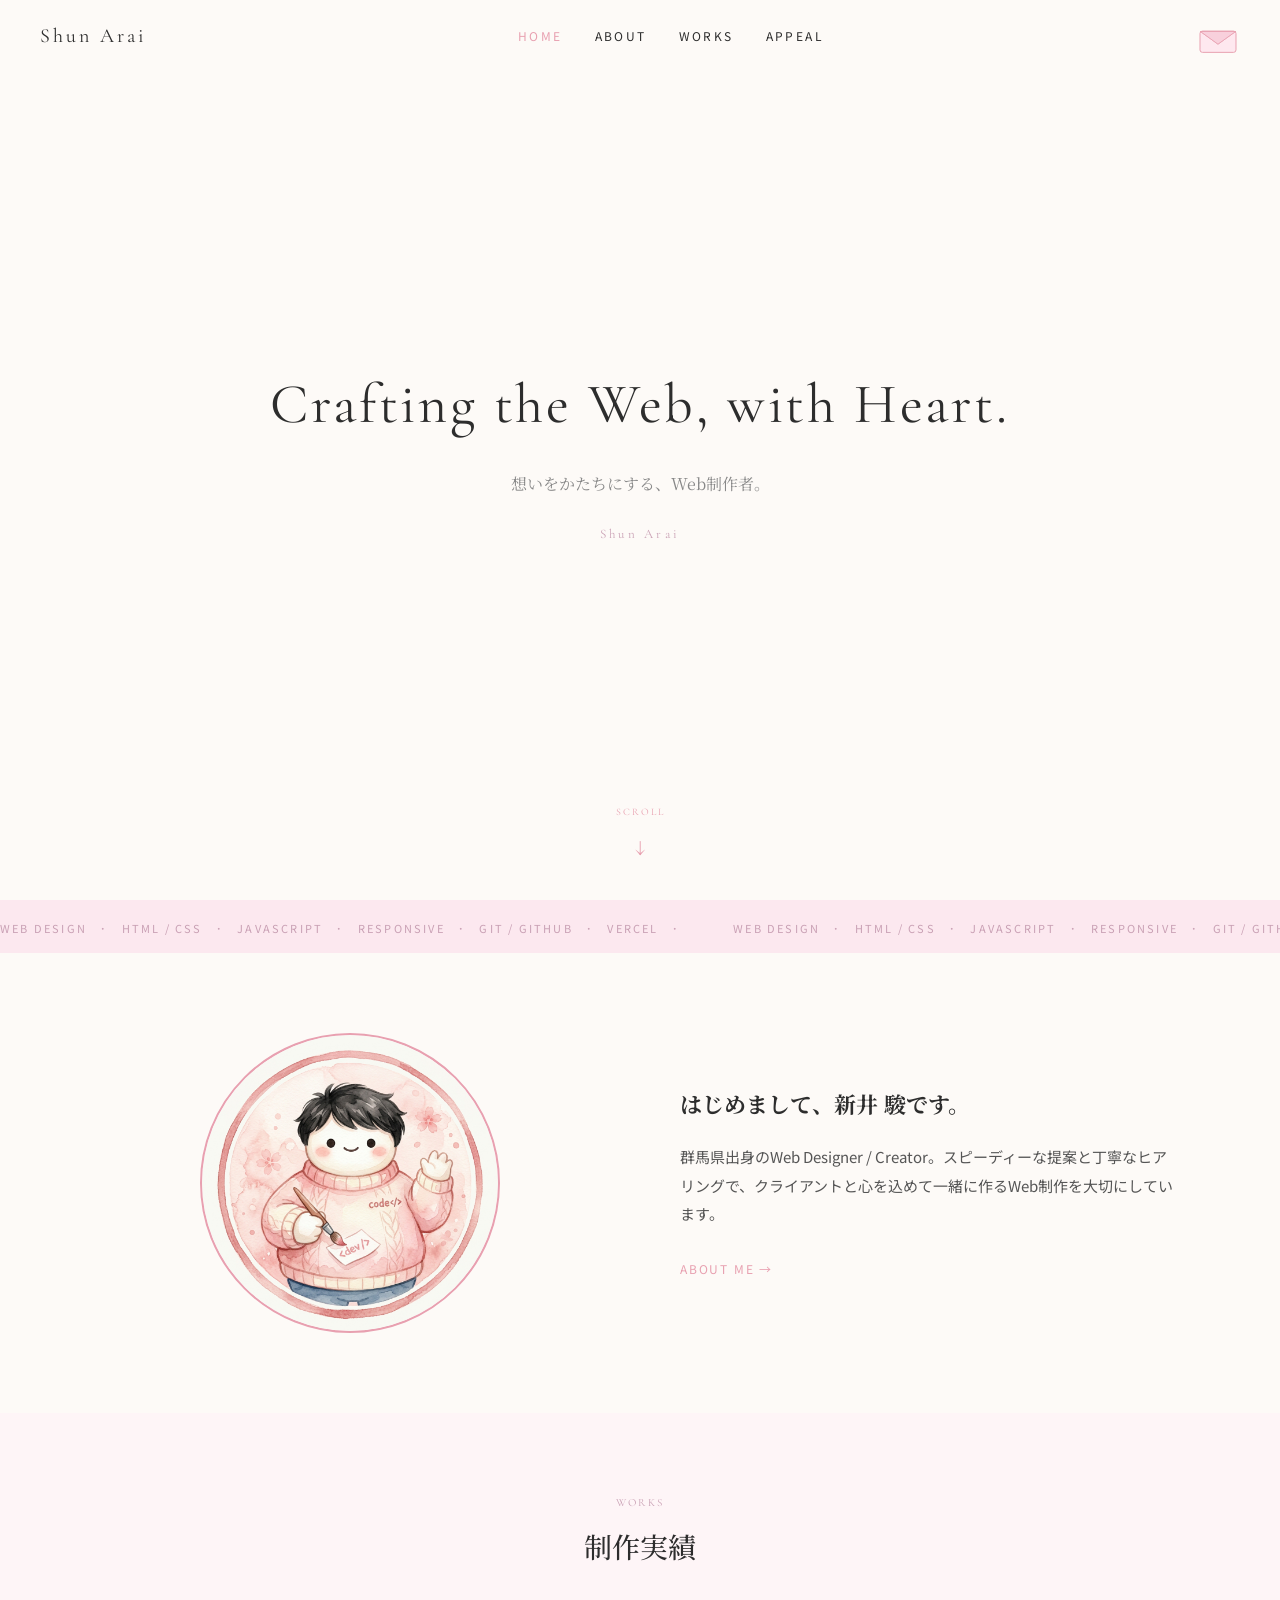
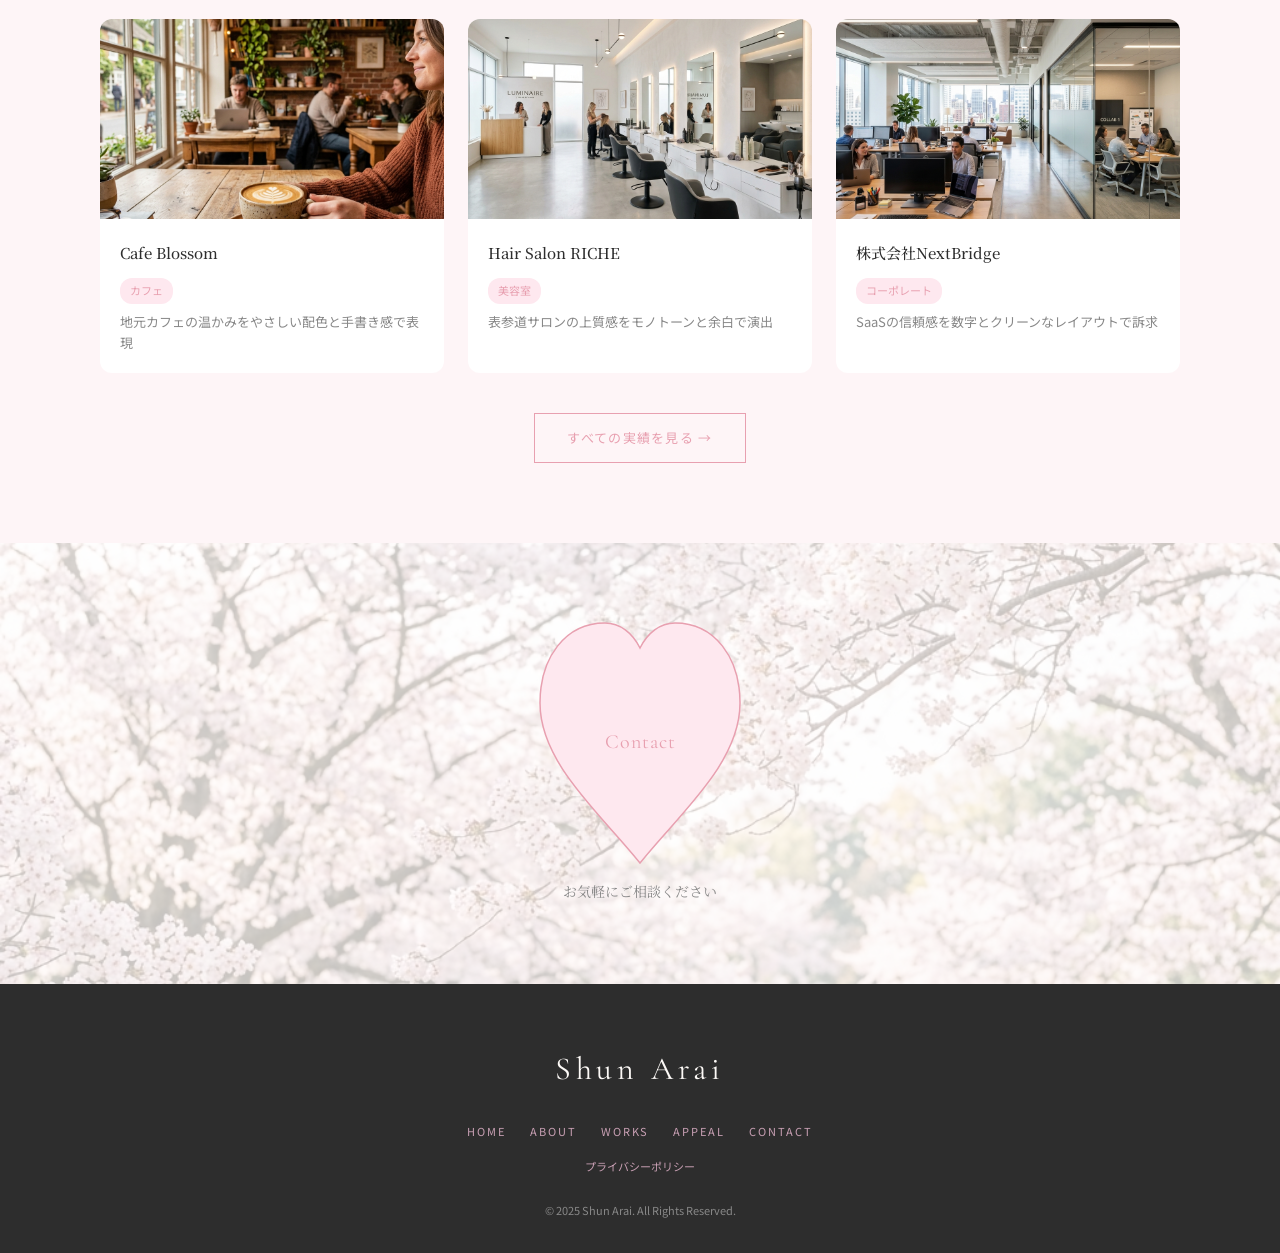
<file: index.html>
<!DOCTYPE html>
<html lang="ja">
<head>
  <meta charset="UTF-8">
  <meta name="viewport" content="width=device-width, initial-scale=1.0">
  <meta name="description" content="新井 駿（Shun Arai）のポートフォリオサイト。AIツールを活用したスピーディーなWeb制作で、想いをかたちにします。">
  <title>新井 駿 | Web制作者のポートフォリオ</title>
  <link rel="icon" type="image/png" href="images/favicon.png">
  <link rel="stylesheet" href="style.css">
</head>
<body>
  <!-- ページ遷移オーバーレイ -->
  <div class="page-transition-overlay" id="page-transition"></div>

  <!-- ========== ヘッダー ========== -->
  <header class="header" id="header">
    <a href="index.html" class="header-logo">Shun Arai</a>
    <nav class="header-nav">
      <a href="index.html" class="is-active">HOME</a>
      <a href="about.html">ABOUT</a>
      <a href="works.html">WORKS</a>
      <a href="appeal.html">APPEAL</a>
    </nav>
    <a href="contact.html" class="header-cta-petal" aria-label="お問い合わせ">
      <svg viewBox="0 0 50 44" xmlns="http://www.w3.org/2000/svg">
        <defs>
          <!-- 手紙の表示範囲（上部=全幅 + 下部=三角に沿う） -->
          <clipPath id="letter-clip">
            <path d="M0,0 L50,0 L50,25 L46.5,25 L25,40.5 L3.5,25 L0,25Z"/>
          </clipPath>
        </defs>
        <!-- 封筒本体 -->
        <rect x="3" y="16" width="44" height="26" rx="3" fill="#FEE8EF" stroke="#E8A0B0" stroke-width="1.2"/>
        <!-- V字折り目（ホバーで表示） -->
        <path class="env-fold" d="M3.5,16.5 L25,34 L46.5,16.5" fill="none" stroke="#E8A0B0" stroke-width="0.8" stroke-linejoin="round"/>
        <!-- 開いたフタ（上向き三角・手紙の後ろ・ホバーで表示） -->
        <path class="env-flap-open" d="M3.5,16.5 L46.5,16.5 L25,1Z" fill="#F8D0DC" stroke="#E8A0B0" stroke-width="1" stroke-linejoin="round"/>
        <!-- 手紙グループ（clipPathで三角ギリギリまで表示） -->
        <g class="env-letter" clip-path="url(#letter-clip)">
          <rect x="9" y="16" width="32" height="120" rx="2" fill="#fff" stroke="#E8A0B0" stroke-width="0.8"/>
          <line x1="14" y1="22" x2="36" y2="22" stroke="#E8A0B0" stroke-width="0.5" opacity="0.5"/>
          <line x1="14" y1="27" x2="36" y2="27" stroke="#E8A0B0" stroke-width="0.5" opacity="0.5"/>
          <line x1="14" y1="32" x2="32" y2="32" stroke="#E8A0B0" stroke-width="0.5" opacity="0.5"/>
        </g>
        <!-- 封筒フタの固定輪郭（ホバーで消える） -->
        <path class="env-outline" d="M3.5,16.5 L46.5,16.5 L25,32Z" fill="none" stroke="#E8A0B0" stroke-width="1" stroke-linejoin="round"/>
        <!-- 閉じたフタ（ホバーで消える） -->
        <path class="env-flap" d="M3.5,16.5 L46.5,16.5 L25,32Z" fill="#F8D0DC" stroke="#E8A0B0" stroke-width="1" stroke-linejoin="round"/>
      </svg>
    </a>
    <!-- SPハンバーガー -->
    <button class="hamburger" id="hamburger" aria-label="メニューを開く">
      <span></span><span></span><span></span>
    </button>
  </header>

  <!-- SPオーバーレイメニュー -->
  <div class="sp-menu" id="sp-menu">
    <button class="sp-menu-close" id="sp-menu-close" aria-label="メニューを閉じる">&times;</button>
    <a href="index.html" class="is-active">HOME</a>
    <a href="about.html">ABOUT</a>
    <a href="works.html">WORKS</a>
    <a href="appeal.html">APPEAL</a>
    <a href="contact.html">CONTACT</a>
  </div>

  <!-- ========== ヒーローセクション ========== -->
  <section class="hero hero--full bg-off-white" id="hero">
    <!-- 桜の花びら落下 -->
    <div class="sakura-container" data-petals="30"></div>

    <!-- メインコピー -->
    <h1 class="hero-main-title" style="font-family:var(--font-display);font-size:56px;font-weight:400;color:var(--text-main);letter-spacing:0.05em;z-index:2;">Crafting the Web, with Heart.</h1>
    <p style="font-family:var(--font-serif);font-size:16px;color:var(--text-muted);margin-top:16px;z-index:2;">想いをかたちにする、Web制作者。</p>
    <p style="font-family:var(--font-display);font-size:13px;letter-spacing:0.25em;color:var(--mauve);margin-top:24px;z-index:2;">Shun Arai</p>

    <!-- スクロールインジケーター（下矢印） -->
    <div class="scroll-indicator">
      <span class="scroll-text">SCROLL</span>
      <span>↓</span>
    </div>
  </section>

  <!-- ========== 横スクロールテキスト帯 ========== -->
  <div class="marquee">
    <div class="marquee-inner">
      <span>WEB DESIGN　･　HTML / CSS　･　JAVASCRIPT　･　RESPONSIVE　･　GIT / GITHUB　･　VERCEL　･　</span>
      <span>WEB DESIGN　･　HTML / CSS　･　JAVASCRIPT　･　RESPONSIVE　･　GIT / GITHUB　･　VERCEL　･　</span>
      <span>WEB DESIGN　･　HTML / CSS　･　JAVASCRIPT　･　RESPONSIVE　･　GIT / GITHUB　･　VERCEL　･　</span>
      <span>WEB DESIGN　･　HTML / CSS　･　JAVASCRIPT　･　RESPONSIVE　･　GIT / GITHUB　･　VERCEL　･　</span>
    </div>
  </div>

  <!-- ========== 自己紹介ダイジェスト ========== -->
  <section class="section bg-off-white" id="intro">
    <div class="container">
      <div class="intro-grid fade-in">
        <!-- 左：プロフィール写真プレースホルダー -->
        <div class="intro-photo">
          <div class="profile-photo profile-photo--large">
            <img src="images/profile_avatar.png" alt="新井 駿 プロフィールアイコン" style="width:100%;height:100%;object-fit:cover;border-radius:50%;">
          </div>
        </div>
        <!-- 右：テキスト -->
        <div class="intro-text">
          <h2 style="font-family:var(--font-serif);font-size:22px;color:var(--text-main);margin-bottom:20px;">はじめまして、新井 駿です。</h2>
          <p style="font-family:var(--font-sans);font-size:15px;line-height:1.9;color:var(--text-sub);margin-bottom:24px;">群馬県出身のWeb Designer / Creator。スピーディーな提案と丁寧なヒアリングで、クライアントと心を込めて一緒に作るWeb制作を大切にしています。</p>
          <a href="about.html" class="text-link">ABOUT ME →</a>
        </div>
      </div>
    </div>
  </section>

  <!-- ========== 制作実績ダイジェスト ========== -->
  <section class="section bg-section" id="works-digest">
    <div class="container">
      <p class="section-label">WORKS</p>
      <h2 class="section-title">制作実績</h2>

      <div class="works-grid fade-in">
        <!-- カード1: Cafe Blossom -->
        <a href="https://cafe-blossom-seven.vercel.app/" target="_blank" rel="noopener noreferrer" class="card">
          <img src="images/works_cafe.jpg" alt="Cafe Blossom" class="card-thumbnail" loading="lazy">
          <div class="card-body">
            <h3 class="card-name">Cafe Blossom</h3>
            <span class="card-tag">カフェ</span>
            <p class="card-comment">地元カフェの温かみをやさしい配色と手書き感で表現</p>
          </div>
        </a>
        <!-- カード2: Hair Salon RICHE -->
        <a href="https://hair-salon-riche-lu4o.vercel.app/" target="_blank" rel="noopener noreferrer" class="card">
          <img src="images/works_salon.jpg" alt="Hair Salon RICHE" class="card-thumbnail" loading="lazy">
          <div class="card-body">
            <h3 class="card-name">Hair Salon RICHE</h3>
            <span class="card-tag">美容室</span>
            <p class="card-comment">表参道サロンの上質感をモノトーンと余白で演出</p>
          </div>
        </a>
        <!-- カード3: NextBridge -->
        <a href="https://next-bridge-nkek.vercel.app/" target="_blank" rel="noopener noreferrer" class="card">
          <img src="images/works_corporate.jpg" alt="株式会社NextBridge" class="card-thumbnail" loading="lazy">
          <div class="card-body">
            <h3 class="card-name">株式会社NextBridge</h3>
            <span class="card-tag">コーポレート</span>
            <p class="card-comment">SaaSの信頼感を数字とクリーンなレイアウトで訴求</p>
          </div>
        </a>
      </div>

      <div style="text-align:center;margin-top:40px;" class="fade-in">
        <a href="works.html" class="btn-outline">すべての実績を見る →</a>
      </div>
    </div>
  </section>

  <!-- ========== 桜CTAセクション ========== -->
  <section class="section bg-off-white" id="sakura-cta" style="position:relative;overflow:hidden;background-image:url('images/sakura_bg.png');background-size:cover;background-position:center;">
    <!-- 背景を薄くするオーバーレイ -->
    <div style="position:absolute;inset:0;background:rgba(255,255,255,0.75);z-index:1;"></div>
    <!-- 桜の花びら落下（薄め） -->
    <div class="sakura-container" data-petals="12" data-opacity="0.5"></div>

    <div class="container" style="display:flex;flex-direction:column;align-items:center;position:relative;z-index:2;">
      <div class="fade-in">
        <!-- 桜の花びら型SVGリンク -->
        <a href="contact.html" class="sakura-cta-link" id="sakura-cta-link">
          <svg class="sakura-cta-svg" viewBox="0 0 200 240" xmlns="http://www.w3.org/2000/svg">
            <!-- 花びら型背景（落下花びらと同じ形） -->
            <path d="M100 240 C60 190 0 140 0 80 C0 35 25 0 65 0 C80 0 92.5 10 100 25 C107.5 10 120 0 135 0 C175 0 200 35 200 80 C200 140 140 190 100 240Z"
                  fill="#FEE8EF" stroke="#E8A0B0" stroke-width="1.5"/>
            <!-- テキスト -->
            <text x="100" y="125" text-anchor="middle" font-family="'Cormorant Garamond', serif" font-size="20" fill="#E8A0B0" letter-spacing="1">Contact</text>
          </svg>
        </a>
        <p style="font-family:var(--font-serif);font-size:14px;color:var(--text-muted);margin-top:16px;text-align:center;">お気軽にご相談ください</p>
      </div>
    </div>
  </section>

  <!-- ========== フッター ========== -->
  <footer class="footer">
    <p class="footer-logo">Shun Arai</p>
    <nav class="footer-nav">
      <a href="index.html">HOME</a>
      <a href="about.html">ABOUT</a>
      <a href="works.html">WORKS</a>
      <a href="appeal.html">APPEAL</a>
      <a href="contact.html">CONTACT</a>
    </nav>
    <p class="footer-privacy"><a href="privacy.html">プライバシーポリシー</a></p>
    <p class="footer-copy">© 2025 Shun Arai. All Rights Reserved.</p>
  </footer>


  <script src="script.js"></script>
</body>
</html>
</file>
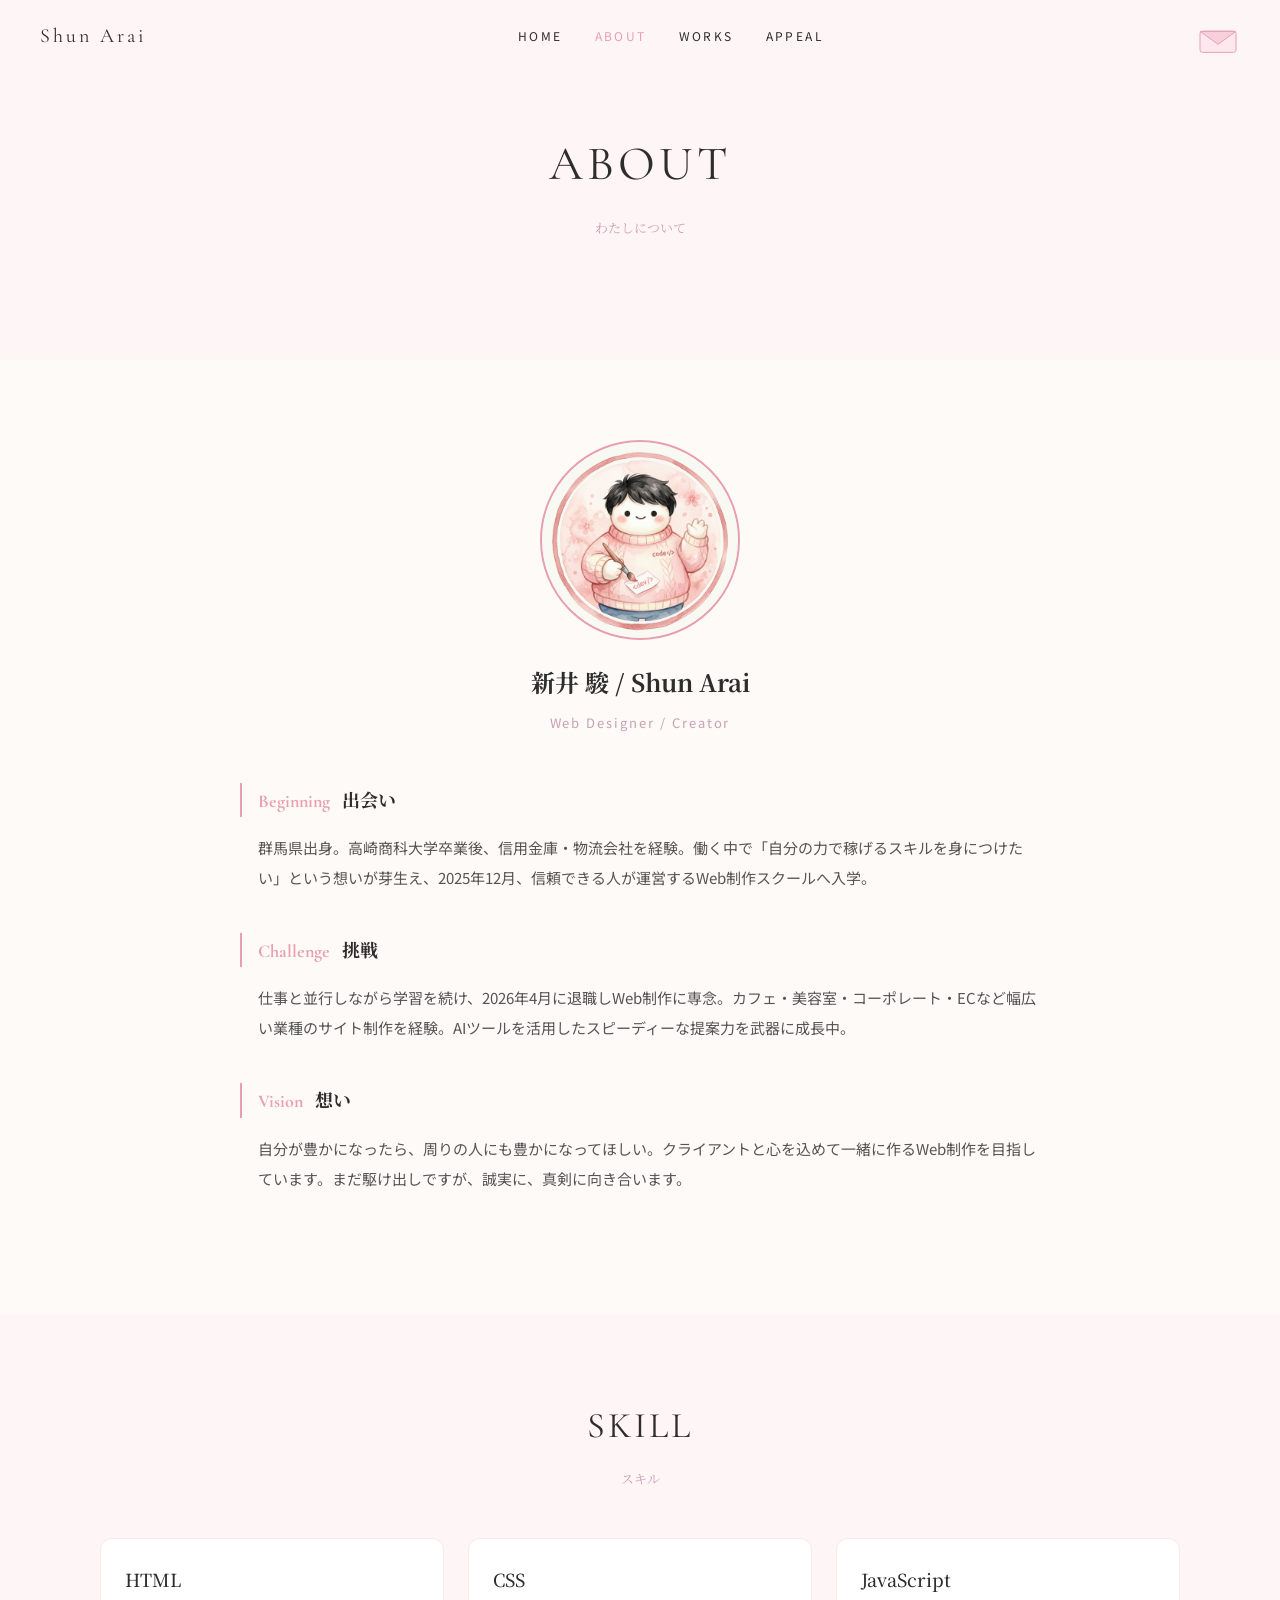
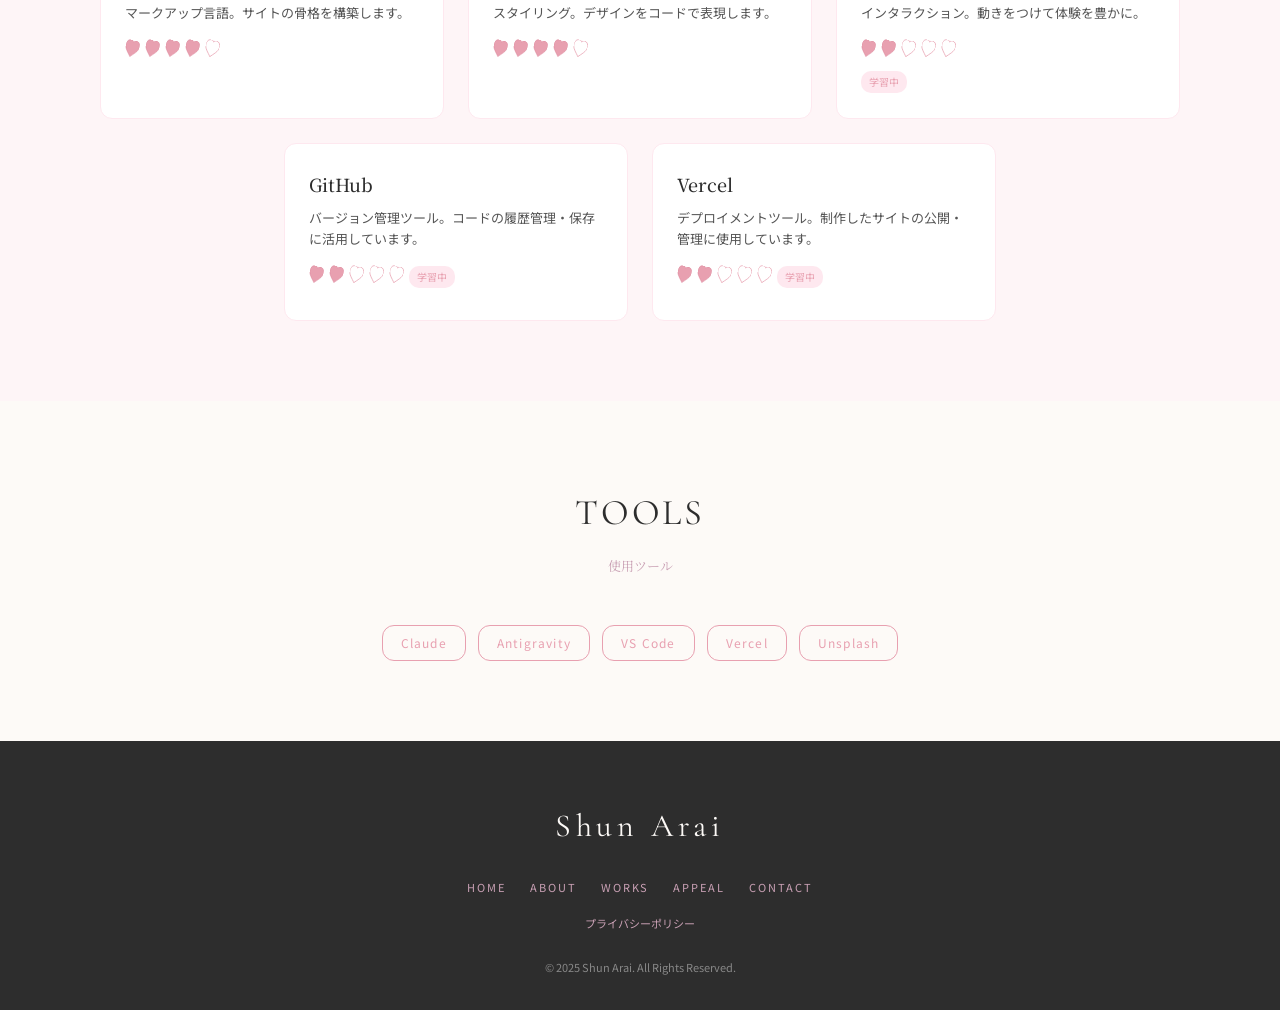
<file: about.html>
<!DOCTYPE html>
<html lang="ja">
<head>
  <meta charset="UTF-8">
  <meta name="viewport" content="width=device-width, initial-scale=1.0">
  <meta name="description" content="新井 駿のプロフィール。群馬県出身のWeb Designer / Creator。経歴・スキル・使用ツールをご紹介します。">
  <title>ABOUT | Shun Arai Portfolio</title>
  <link rel="icon" type="image/png" href="images/favicon.png">
  <link rel="stylesheet" href="style.css">
</head>
<body>
  <!-- ページ遷移オーバーレイ -->
  <div class="page-transition-overlay" id="page-transition"></div>

  <!-- ヘッダー -->
  <header class="header" id="header">
    <a href="index.html" class="header-logo">Shun Arai</a>
    <nav class="header-nav">
      <a href="index.html">HOME</a>
      <a href="about.html" class="is-active">ABOUT</a>
      <a href="works.html">WORKS</a>
      <a href="appeal.html">APPEAL</a>
    </nav>
    <a href="contact.html" class="header-cta-petal" aria-label="お問い合わせ">
      <svg viewBox="0 0 50 44" xmlns="http://www.w3.org/2000/svg">
        <defs>
          <clipPath id="letter-clip">
            <path d="M0,0 L50,0 L50,25 L46.5,25 L25,40.5 L3.5,25 L0,25Z"/>
          </clipPath>
        </defs>
        <rect x="3" y="16" width="44" height="26" rx="3" fill="#FEE8EF" stroke="#E8A0B0" stroke-width="1.2"/>
        <path class="env-fold" d="M3.5,16.5 L25,34 L46.5,16.5" fill="none" stroke="#E8A0B0" stroke-width="0.8" stroke-linejoin="round"/>
        <path class="env-flap-open" d="M3.5,16.5 L46.5,16.5 L25,1Z" fill="#F8D0DC" stroke="#E8A0B0" stroke-width="1" stroke-linejoin="round"/>
        <g class="env-letter" clip-path="url(#letter-clip)">
          <rect x="9" y="16" width="32" height="120" rx="2" fill="#fff" stroke="#E8A0B0" stroke-width="0.8"/>
          <line x1="14" y1="22" x2="36" y2="22" stroke="#E8A0B0" stroke-width="0.5" opacity="0.5"/>
          <line x1="14" y1="27" x2="36" y2="27" stroke="#E8A0B0" stroke-width="0.5" opacity="0.5"/>
          <line x1="14" y1="32" x2="32" y2="32" stroke="#E8A0B0" stroke-width="0.5" opacity="0.5"/>
        </g>
        <path class="env-outline" d="M3.5,16.5 L46.5,16.5 L25,32Z" fill="none" stroke="#E8A0B0" stroke-width="1" stroke-linejoin="round"/>
        <path class="env-flap" d="M3.5,16.5 L46.5,16.5 L25,32Z" fill="#F8D0DC" stroke="#E8A0B0" stroke-width="1" stroke-linejoin="round"/>
      </svg>
    </a>
    <button class="hamburger" id="hamburger" aria-label="メニューを開く">
      <span></span><span></span><span></span>
    </button>
  </header>

  <div class="sp-menu" id="sp-menu">
    <button class="sp-menu-close" id="sp-menu-close" aria-label="メニューを閉じる">&times;</button>
    <a href="index.html">HOME</a>
    <a href="about.html" class="is-active">ABOUT</a>
    <a href="works.html">WORKS</a>
    <a href="appeal.html">APPEAL</a>
    <a href="contact.html">CONTACT</a>
  </div>

  <!-- ヒーロー -->
  <section class="hero hero--medium bg-section" id="hero">
    <div class="sakura-container" data-petals="15"></div>
    <h1 class="hero-title">ABOUT</h1>
    <p class="hero-subtitle">わたしについて</p>
  </section>

  <!-- プロフィールセクション -->
  <section class="section bg-off-white" id="profile">
    <div class="container--narrow">
      <!-- 写真・名前・肩書き -->
      <div class="fade-in" style="text-align:center;margin-bottom:48px;">
        <div style="display:flex;justify-content:center;margin-bottom:20px;">
          <div class="profile-photo">
            <img src="images/profile_avatar.png" alt="新井 駿 プロフィールアイコン" style="width:100%;height:100%;object-fit:cover;border-radius:50%;">
          </div>
        </div>
        <h2 style="font-family:var(--font-serif);font-size:24px;color:var(--text-main);">新井 駿 / Shun Arai</h2>
        <p style="font-size:13px;letter-spacing:0.15em;color:var(--mauve);margin-top:8px;">Web Designer / Creator</p>
      </div>

      <!-- ストーリー：出会い -->
      <div class="story-chapter fade-in">
        <h3 class="story-title">
          <span class="story-title-en">Beginning</span>
          <span class="story-title-jp">出会い</span>
        </h3>
        <p class="story-text">群馬県出身。高崎商科大学卒業後、信用金庫・物流会社を経験。働く中で「自分の力で稼げるスキルを身につけたい」という想いが芽生え、2025年12月、信頼できる人が運営するWeb制作スクールへ入学。</p>
      </div>

      <!-- ストーリー：挑戦 -->
      <div class="story-chapter fade-in">
        <h3 class="story-title">
          <span class="story-title-en">Challenge</span>
          <span class="story-title-jp">挑戦</span>
        </h3>
        <p class="story-text">仕事と並行しながら学習を続け、2026年4月に退職しWeb制作に専念。カフェ・美容室・コーポレート・ECなど幅広い業種のサイト制作を経験。AIツールを活用したスピーディーな提案力を武器に成長中。</p>
      </div>

      <!-- ストーリー：想い -->
      <div class="story-chapter fade-in">
        <h3 class="story-title">
          <span class="story-title-en">Vision</span>
          <span class="story-title-jp">想い</span>
        </h3>
        <p class="story-text">自分が豊かになったら、周りの人にも豊かになってほしい。クライアントと心を込めて一緒に作るWeb制作を目指しています。まだ駆け出しですが、誠実に、真剣に向き合います。</p>
      </div>
    </div>
  </section>

  <!-- スキルセクション -->
  <section class="section bg-section" id="skill">
    <div class="container">
      <h2 class="section-title-en fade-in">SKILL</h2>
      <p class="section-title-sub fade-in">スキル</p>

      <div class="skill-grid fade-in">
        <!-- HTML -->
        <div class="skill-card">
          <h3 class="skill-name">HTML</h3>
          <p class="skill-desc">マークアップ言語。サイトの骨格を構築します。</p>
          <div class="skill-dots">
            <span class="skill-sakura is-filled"></span>
            <span class="skill-sakura is-filled"></span>
            <span class="skill-sakura is-filled"></span>
            <span class="skill-sakura is-filled"></span>
            <span class="skill-sakura"></span>
          </div>
        </div>
        <!-- CSS -->
        <div class="skill-card">
          <h3 class="skill-name">CSS</h3>
          <p class="skill-desc">スタイリング。デザインをコードで表現します。</p>
          <div class="skill-dots">
            <span class="skill-sakura is-filled"></span>
            <span class="skill-sakura is-filled"></span>
            <span class="skill-sakura is-filled"></span>
            <span class="skill-sakura is-filled"></span>
            <span class="skill-sakura"></span>
          </div>
        </div>
        <!-- JavaScript -->
        <div class="skill-card">
          <h3 class="skill-name">JavaScript</h3>
          <p class="skill-desc">インタラクション。動きをつけて体験を豊かに。</p>
          <div class="skill-dots">
            <span class="skill-sakura is-filled"></span>
            <span class="skill-sakura is-filled"></span>
            <span class="skill-sakura"></span>
            <span class="skill-sakura"></span>
            <span class="skill-sakura"></span>
          </div>
          <span class="skill-badge">学習中</span>
        </div>
      </div>

      <!-- 2行目：GitHub・Vercel（中央揃え） -->
      <div class="skill-grid skill-grid--2col fade-in">
        <!-- GitHub -->
        <div class="skill-card">
          <h3 class="skill-name">GitHub</h3>
          <p class="skill-desc">バージョン管理ツール。コードの履歴管理・保存に活用しています。</p>
          <div class="skill-dots">
            <span class="skill-sakura is-filled"></span>
            <span class="skill-sakura is-filled"></span>
            <span class="skill-sakura"></span>
            <span class="skill-sakura"></span>
            <span class="skill-sakura"></span>
            <span class="skill-badge">学習中</span>
          </div>
        </div>
        <!-- Vercel -->
        <div class="skill-card">
          <h3 class="skill-name">Vercel</h3>
          <p class="skill-desc">デプロイメントツール。制作したサイトの公開・管理に使用しています。</p>
          <div class="skill-dots">
            <span class="skill-sakura is-filled"></span>
            <span class="skill-sakura is-filled"></span>
            <span class="skill-sakura"></span>
            <span class="skill-sakura"></span>
            <span class="skill-sakura"></span>
            <span class="skill-badge">学習中</span>
          </div>
        </div>
      </div>
    </div>
  </section>

  <!-- 使用ツールセクション -->
  <section class="section bg-off-white" id="tools">
    <div class="container">
      <h2 class="section-title-en fade-in">TOOLS</h2>
      <p class="section-title-sub fade-in">使用ツール</p>

      <div class="tools-list fade-in">
        <span class="tool-tag">Claude</span>
        <span class="tool-tag">Antigravity</span>
        <span class="tool-tag">VS Code</span>
        <span class="tool-tag">Vercel</span>
        <span class="tool-tag">Unsplash</span>
      </div>
    </div>
  </section>

  <!-- フッター -->
  <footer class="footer">
    <p class="footer-logo">Shun Arai</p>
    <nav class="footer-nav">
      <a href="index.html">HOME</a>
      <a href="about.html">ABOUT</a>
      <a href="works.html">WORKS</a>
      <a href="appeal.html">APPEAL</a>
      <a href="contact.html">CONTACT</a>
    </nav>
    <p class="footer-privacy"><a href="privacy.html">プライバシーポリシー</a></p>
    <p class="footer-copy">&copy; 2025 Shun Arai. All Rights Reserved.</p>
  </footer>

  <script src="script.js"></script>
</body>
</html>
</file>
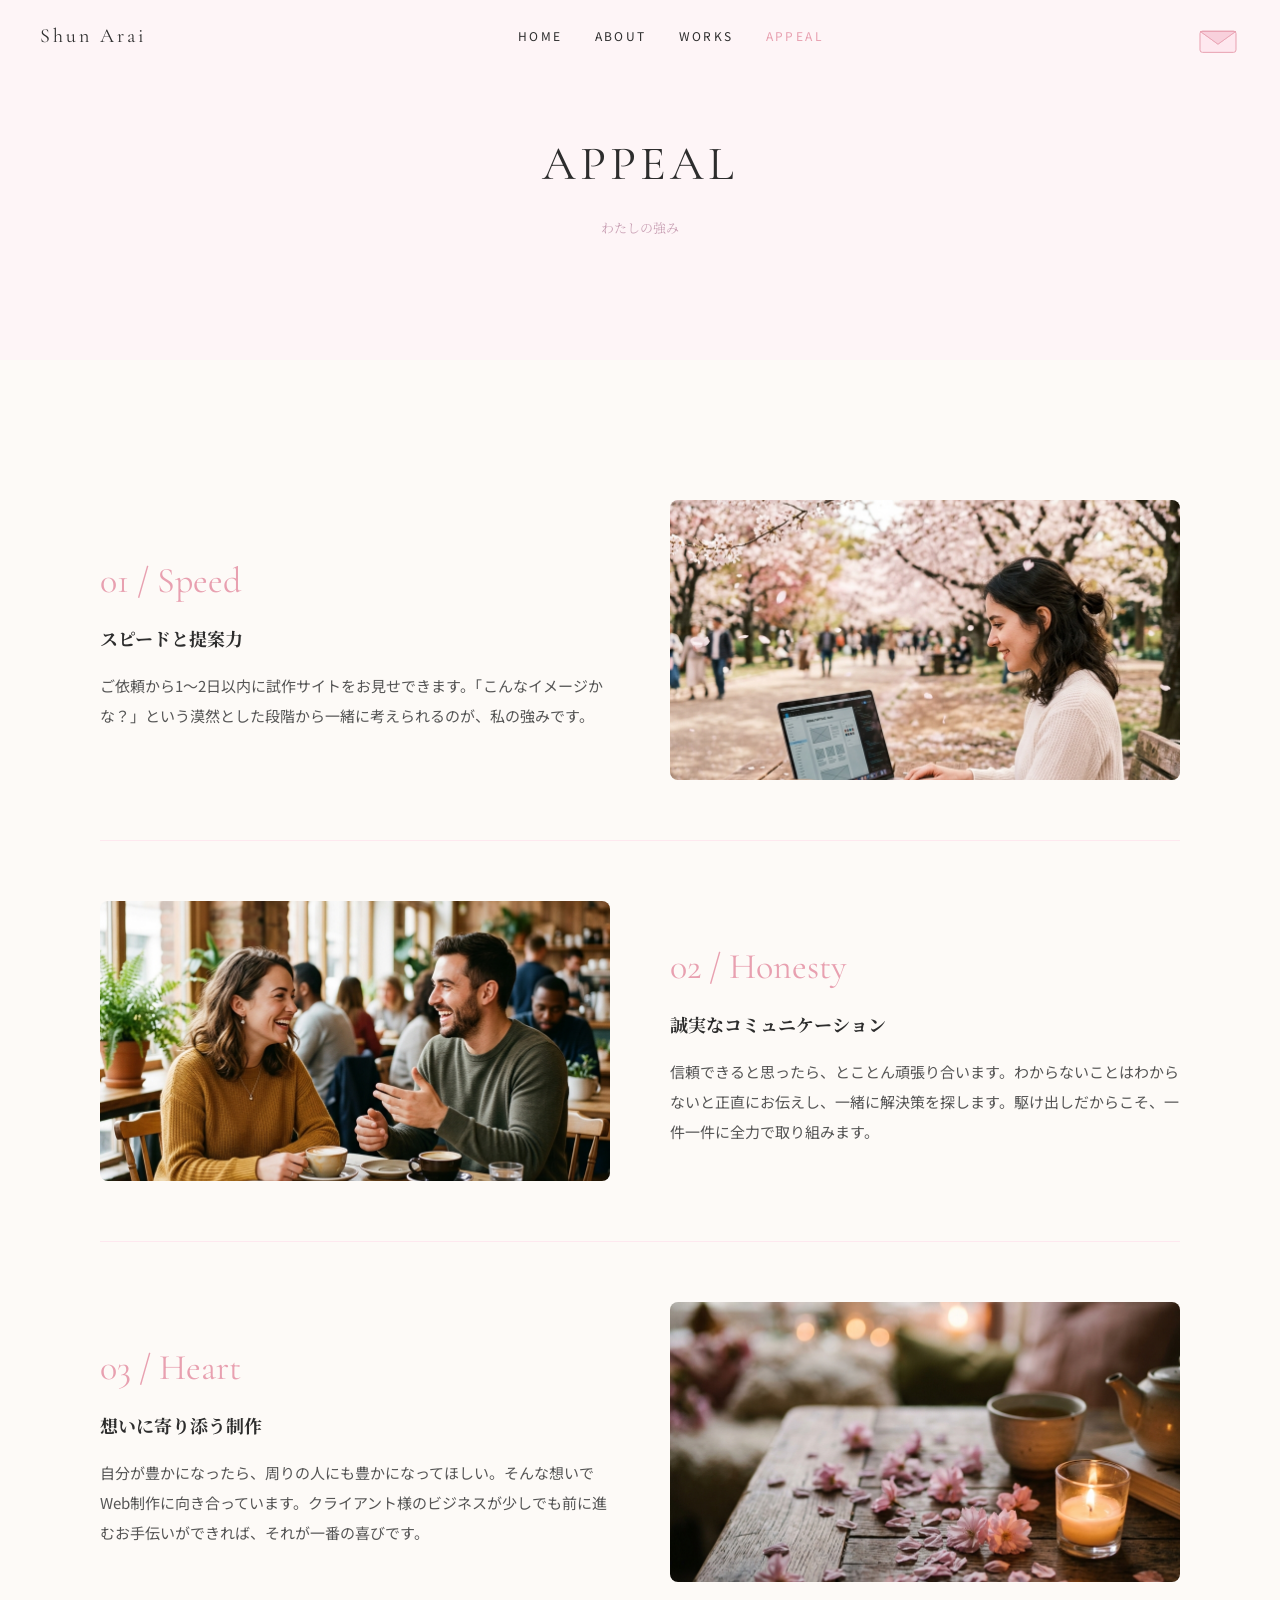
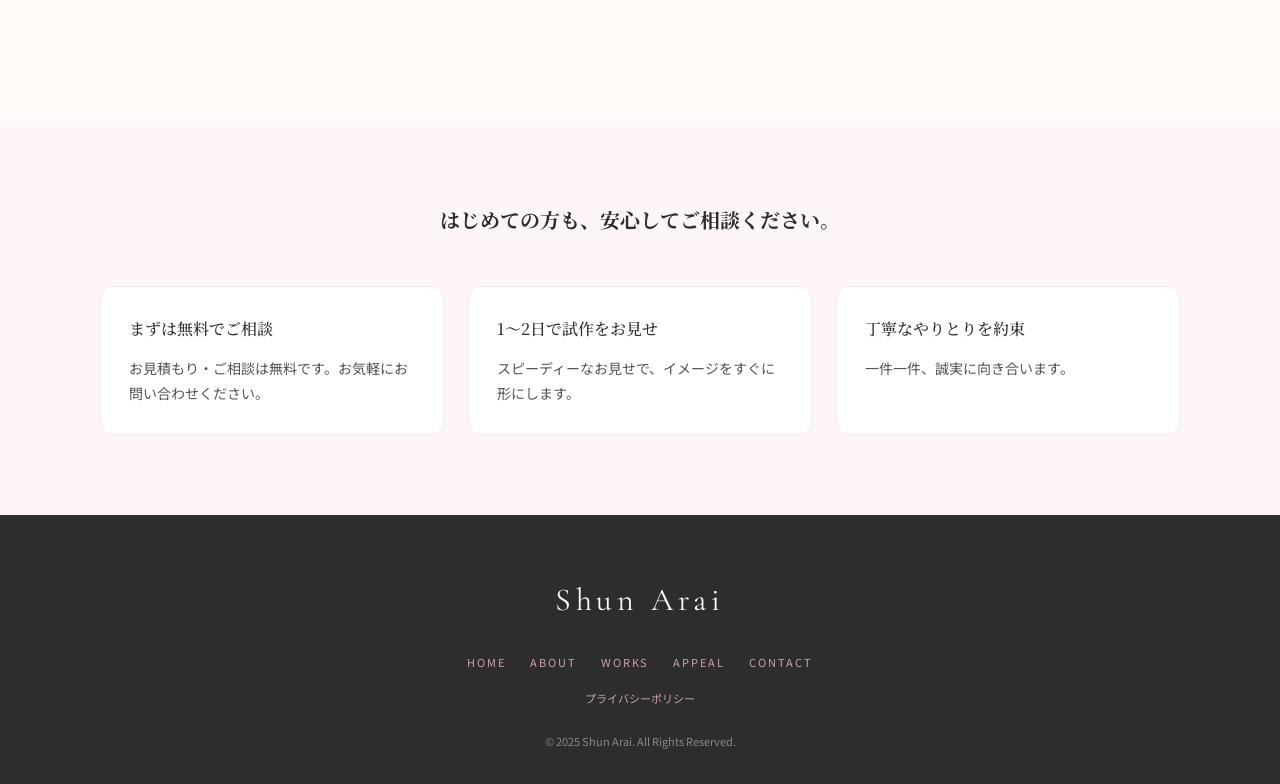
<file: appeal.html>
<!DOCTYPE html>
<html lang="ja">
<head>
  <meta charset="UTF-8">
  <meta name="viewport" content="width=device-width, initial-scale=1.0">
  <meta name="description" content="新井 駿の強み。AIツールを活用したスピード提案・誠実なコミュニケーション・想いに寄り添うWeb制作をお約束します。">
  <title>APPEAL | Shun Arai Portfolio</title>
  <link rel="icon" type="image/png" href="images/favicon.png">
  <link rel="stylesheet" href="style.css">
</head>
<body>
  <!-- ページ遷移オーバーレイ -->
  <div class="page-transition-overlay" id="page-transition"></div>

  <!-- ヘッダー -->
  <header class="header" id="header">
    <a href="index.html" class="header-logo">Shun Arai</a>
    <nav class="header-nav">
      <a href="index.html">HOME</a>
      <a href="about.html">ABOUT</a>
      <a href="works.html">WORKS</a>
      <a href="appeal.html" class="is-active">APPEAL</a>
    </nav>
    <a href="contact.html" class="header-cta-petal" aria-label="お問い合わせ">
      <svg viewBox="0 0 50 44" xmlns="http://www.w3.org/2000/svg">
        <defs>
          <clipPath id="letter-clip">
            <path d="M0,0 L50,0 L50,25 L46.5,25 L25,40.5 L3.5,25 L0,25Z"/>
          </clipPath>
        </defs>
        <rect x="3" y="16" width="44" height="26" rx="3" fill="#FEE8EF" stroke="#E8A0B0" stroke-width="1.2"/>
        <path class="env-fold" d="M3.5,16.5 L25,34 L46.5,16.5" fill="none" stroke="#E8A0B0" stroke-width="0.8" stroke-linejoin="round"/>
        <path class="env-flap-open" d="M3.5,16.5 L46.5,16.5 L25,1Z" fill="#F8D0DC" stroke="#E8A0B0" stroke-width="1" stroke-linejoin="round"/>
        <g class="env-letter" clip-path="url(#letter-clip)">
          <rect x="9" y="16" width="32" height="120" rx="2" fill="#fff" stroke="#E8A0B0" stroke-width="0.8"/>
          <line x1="14" y1="22" x2="36" y2="22" stroke="#E8A0B0" stroke-width="0.5" opacity="0.5"/>
          <line x1="14" y1="27" x2="36" y2="27" stroke="#E8A0B0" stroke-width="0.5" opacity="0.5"/>
          <line x1="14" y1="32" x2="32" y2="32" stroke="#E8A0B0" stroke-width="0.5" opacity="0.5"/>
        </g>
        <path class="env-outline" d="M3.5,16.5 L46.5,16.5 L25,32Z" fill="none" stroke="#E8A0B0" stroke-width="1" stroke-linejoin="round"/>
        <path class="env-flap" d="M3.5,16.5 L46.5,16.5 L25,32Z" fill="#F8D0DC" stroke="#E8A0B0" stroke-width="1" stroke-linejoin="round"/>
      </svg>
    </a>
    <button class="hamburger" id="hamburger" aria-label="メニューを開く">
      <span></span><span></span><span></span>
    </button>
  </header>

  <div class="sp-menu" id="sp-menu">
    <button class="sp-menu-close" id="sp-menu-close" aria-label="メニューを閉じる">&times;</button>
    <a href="index.html">HOME</a>
    <a href="about.html">ABOUT</a>
    <a href="works.html">WORKS</a>
    <a href="appeal.html" class="is-active">APPEAL</a>
    <a href="contact.html">CONTACT</a>
  </div>

  <!-- ヒーロー -->
  <section class="hero hero--medium bg-section" id="hero">
    <div class="sakura-container" data-petals="15"></div>
    <h1 class="hero-title">APPEAL</h1>
    <p class="hero-subtitle">わたしの強み</p>
  </section>

  <!-- 強みセクション（左右交互） -->
  <section class="section bg-off-white" id="strengths">
    <div class="container">

      <!-- 01 Speed（テキスト左・写真右） -->
      <div class="strength-item fade-in">
        <div class="strength-text">
          <h2 class="strength-number">01 / <span class="strength-number-en">Speed</span></h2>
          <h3 class="strength-name">スピードと提案力</h3>
          <p class="strength-desc">ご依頼から1〜2日以内に試作サイトをお見せできます。「こんなイメージかな？」という漠然とした段階から一緒に考えられるのが、私の強みです。</p>
        </div>
        <div class="strength-photo">
          <img src="images/appeal_speed.jpg" alt="スピードと提案力" loading="lazy">
        </div>
      </div>

      <!-- 02 Honesty（写真左・テキスト右） -->
      <div class="strength-item strength-item--reverse fade-in">
        <div class="strength-text">
          <h2 class="strength-number">02 / <span class="strength-number-en">Honesty</span></h2>
          <h3 class="strength-name">誠実なコミュニケーション</h3>
          <p class="strength-desc">信頼できると思ったら、とことん頑張り合います。わからないことはわからないと正直にお伝えし、一緒に解決策を探します。駆け出しだからこそ、一件一件に全力で取り組みます。</p>
        </div>
        <div class="strength-photo">
          <img src="images/appeal_honest.jpg" alt="誠実なコミュニケーション" loading="lazy">
        </div>
      </div>

      <!-- 03 Heart（テキスト左・写真右） -->
      <div class="strength-item fade-in">
        <div class="strength-text">
          <h2 class="strength-number">03 / <span class="strength-number-en">Heart</span></h2>
          <h3 class="strength-name">想いに寄り添う制作</h3>
          <p class="strength-desc">自分が豊かになったら、周りの人にも豊かになってほしい。そんな想いでWeb制作に向き合っています。クライアント様のビジネスが少しでも前に進むお手伝いができれば、それが一番の喜びです。</p>
        </div>
        <div class="strength-photo">
          <img src="images/appeal_heart.jpg" alt="想いに寄り添う制作" loading="lazy">
        </div>
      </div>

    </div>
  </section>

  <!-- 安心訴求セクション -->
  <section class="section bg-section" id="assurance">
    <div class="container">
      <h2 class="assurance-heading fade-in">はじめての方も、安心してご相談ください。</h2>

      <div class="assurance-grid fade-in">
        <div class="assurance-card">
          <h3 class="assurance-card-title">まずは無料でご相談</h3>
          <p class="assurance-card-text">お見積もり・ご相談は無料です。お気軽にお問い合わせください。</p>
        </div>
        <div class="assurance-card">
          <h3 class="assurance-card-title">1〜2日で試作をお見せ</h3>
          <p class="assurance-card-text">スピーディーなお見せで、イメージをすぐに形にします。</p>
        </div>
        <div class="assurance-card">
          <h3 class="assurance-card-title">丁寧なやりとりを約束</h3>
          <p class="assurance-card-text">一件一件、誠実に向き合います。</p>
        </div>
      </div>
    </div>
  </section>

  <!-- フッター -->
  <footer class="footer">
    <p class="footer-logo">Shun Arai</p>
    <nav class="footer-nav">
      <a href="index.html">HOME</a>
      <a href="about.html">ABOUT</a>
      <a href="works.html">WORKS</a>
      <a href="appeal.html">APPEAL</a>
      <a href="contact.html">CONTACT</a>
    </nav>
    <p class="footer-privacy"><a href="privacy.html">プライバシーポリシー</a></p>
    <p class="footer-copy">&copy; 2025 Shun Arai. All Rights Reserved.</p>
  </footer>

  <script src="script.js"></script>
</body>
</html>
</file>
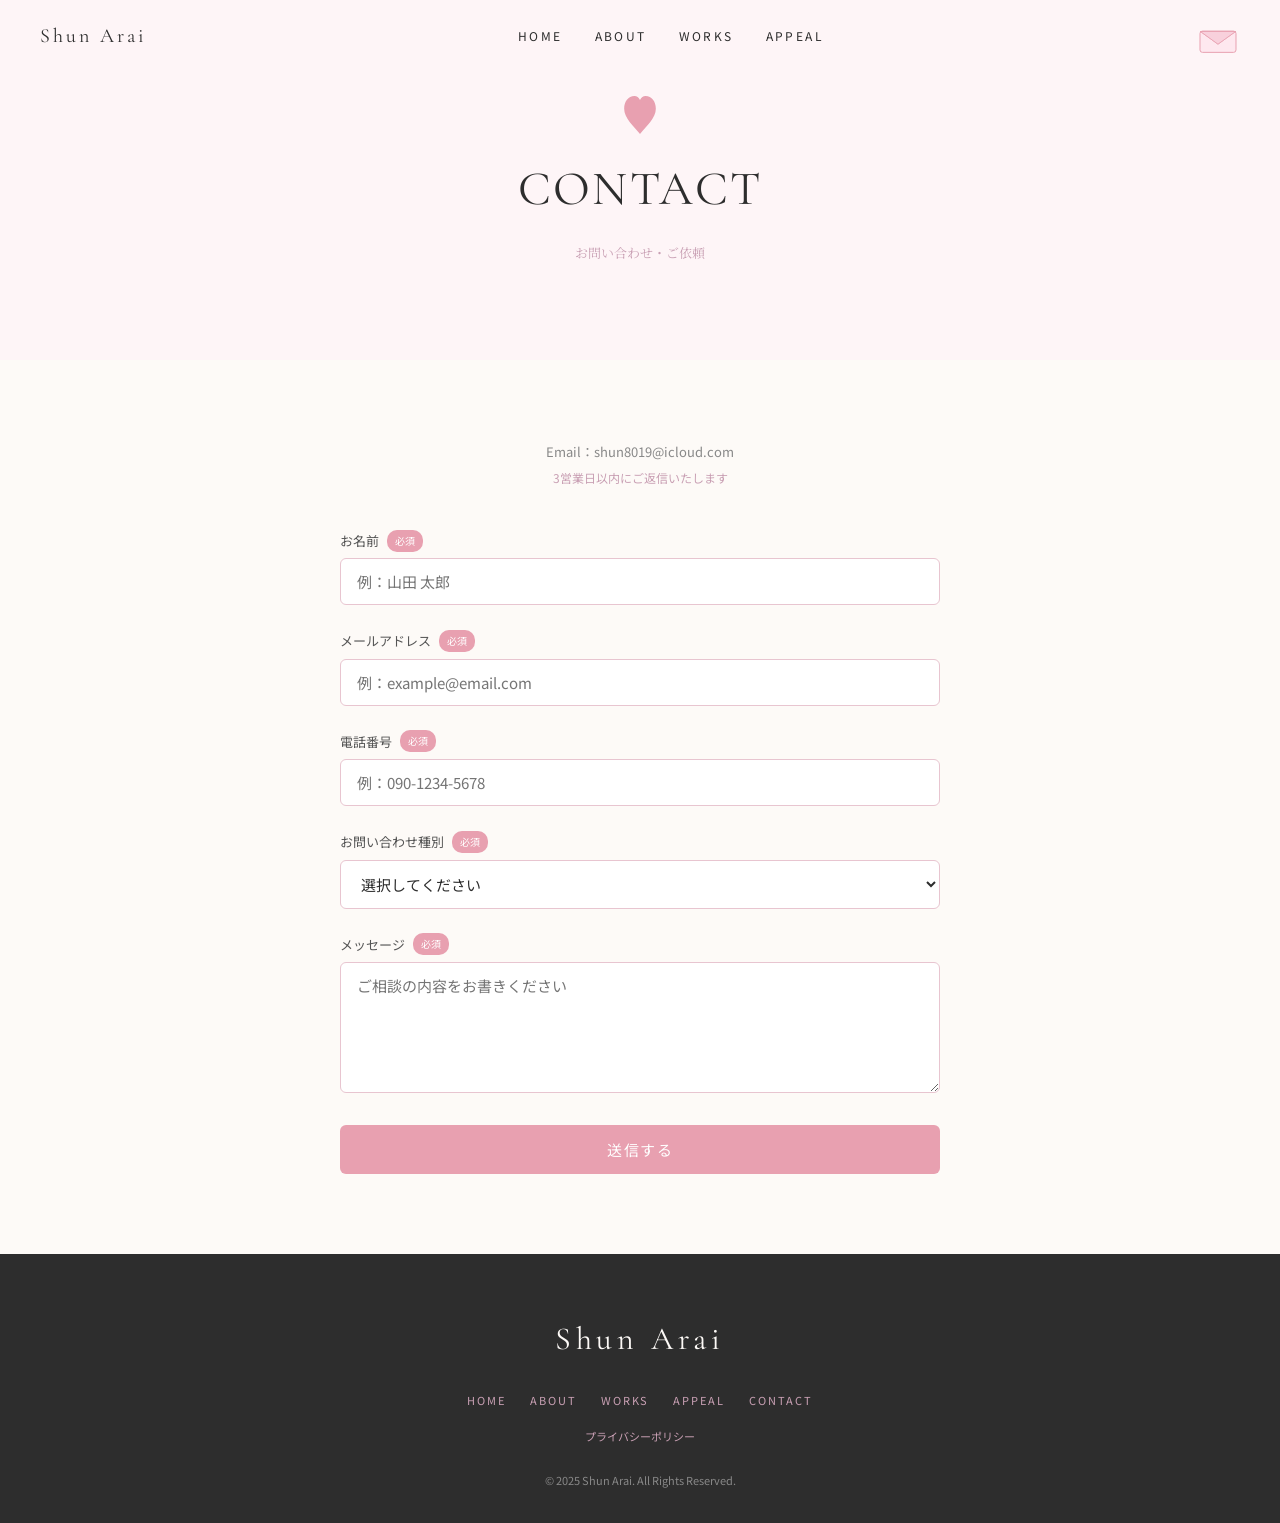
<file: contact.html>
<!DOCTYPE html>
<html lang="ja">
<head>
  <meta charset="UTF-8">
  <meta name="viewport" content="width=device-width, initial-scale=1.0">
  <meta name="description" content="新井 駿へのお問い合わせ。サイト制作のご依頼・お見積もりのご相談はこちらから。3営業日以内にご返信いたします。">
  <title>CONTACT | Shun Arai Portfolio</title>
  <link rel="icon" type="image/png" href="images/favicon.png">
  <link rel="stylesheet" href="style.css">
</head>
<body>
  <!-- ページ遷移オーバーレイ -->
  <div class="page-transition-overlay" id="page-transition"></div>

  <!-- ヘッダー -->
  <header class="header" id="header">
    <a href="index.html" class="header-logo">Shun Arai</a>
    <nav class="header-nav">
      <a href="index.html">HOME</a>
      <a href="about.html">ABOUT</a>
      <a href="works.html">WORKS</a>
      <a href="appeal.html">APPEAL</a>
    </nav>
    <a href="contact.html" class="header-cta-petal" aria-label="お問い合わせ">
      <svg viewBox="0 0 50 44" xmlns="http://www.w3.org/2000/svg">
        <defs>
          <clipPath id="letter-clip">
            <path d="M0,0 L50,0 L50,25 L46.5,25 L25,40.5 L3.5,25 L0,25Z"/>
          </clipPath>
        </defs>
        <rect x="3" y="16" width="44" height="26" rx="3" fill="#FEE8EF" stroke="#E8A0B0" stroke-width="1.2"/>
        <path class="env-fold" d="M3.5,16.5 L25,34 L46.5,16.5" fill="none" stroke="#E8A0B0" stroke-width="0.8" stroke-linejoin="round"/>
        <path class="env-flap-open" d="M3.5,16.5 L46.5,16.5 L25,1Z" fill="#F8D0DC" stroke="#E8A0B0" stroke-width="1" stroke-linejoin="round"/>
        <g class="env-letter" clip-path="url(#letter-clip)">
          <rect x="9" y="16" width="32" height="120" rx="2" fill="#fff" stroke="#E8A0B0" stroke-width="0.8"/>
          <line x1="14" y1="22" x2="36" y2="22" stroke="#E8A0B0" stroke-width="0.5" opacity="0.5"/>
          <line x1="14" y1="27" x2="36" y2="27" stroke="#E8A0B0" stroke-width="0.5" opacity="0.5"/>
          <line x1="14" y1="32" x2="32" y2="32" stroke="#E8A0B0" stroke-width="0.5" opacity="0.5"/>
        </g>
        <path class="env-outline" d="M3.5,16.5 L46.5,16.5 L25,32Z" fill="none" stroke="#E8A0B0" stroke-width="1" stroke-linejoin="round"/>
        <path class="env-flap" d="M3.5,16.5 L46.5,16.5 L25,32Z" fill="#F8D0DC" stroke="#E8A0B0" stroke-width="1" stroke-linejoin="round"/>
      </svg>
    </a>
    <button class="hamburger" id="hamburger" aria-label="メニューを開く">
      <span></span><span></span><span></span>
    </button>
  </header>

  <div class="sp-menu" id="sp-menu">
    <button class="sp-menu-close" id="sp-menu-close" aria-label="メニューを閉じる">&times;</button>
    <a href="index.html">HOME</a>
    <a href="about.html">ABOUT</a>
    <a href="works.html">WORKS</a>
    <a href="appeal.html">APPEAL</a>
    <a href="contact.html" class="is-active">CONTACT</a>
  </div>

  <!-- ヒーロー -->
  <section class="hero hero--medium bg-section" id="hero">
    <div class="sakura-container" data-petals="25"></div>

    <!-- シンプルテキスト構成 -->
    <div style="display:flex;flex-direction:column;align-items:center;z-index:2;">
      <!-- 小さな花びら -->
      <svg class="contact-petal-mini" viewBox="0 0 40 48" xmlns="http://www.w3.org/2000/svg" style="width:32px;height:38px;margin-bottom:12px;">
        <path d="M20 48 C12 38 0 28 0 16 C0 7 5 0 13 0 C16 0 18.5 2 20 5 C21.5 2 24 0 27 0 C35 0 40 7 40 16 C40 28 28 38 20 48Z" fill="#E8A0B0"/>
      </svg>
      <h1 style="font-family:var(--font-display);font-size:48px;font-weight:400;color:var(--text-main);letter-spacing:0.05em;">CONTACT</h1>
      <p style="font-family:var(--font-serif);font-size:13px;color:var(--mauve);margin-top:8px;">お問い合わせ・ご依頼</p>
    </div>
  </section>

  <!-- フォームセクション -->
  <section class="section bg-off-white" id="contact-form-section">
    <div class="container--narrow">
      <!-- 連絡先情報 -->
      <div style="text-align:center;margin-bottom:40px;" class="fade-in">
        <p style="font-size:13px;color:var(--text-muted);">Email：shun8019@icloud.com</p>
        <p style="font-size:12px;color:var(--mauve);margin-top:4px;">3営業日以内にご返信いたします</p>
      </div>

      <!-- フォーム -->
      <form id="contact-form" class="fade-in" novalidate style="max-width:600px;margin:0 auto;" action="https://formspree.io/f/xzdozlva" method="POST">
        <!-- お名前 -->
        <div class="form-group">
          <label class="form-label" for="name">お名前 <span class="form-required">必須</span></label>
          <input type="text" id="name" name="name" class="form-input" placeholder="例：山田 太郎" required>
          <p class="form-error"></p>
        </div>

        <!-- メールアドレス -->
        <div class="form-group">
          <label class="form-label" for="email">メールアドレス <span class="form-required">必須</span></label>
          <input type="email" id="email" name="email" class="form-input" placeholder="例：example@email.com" required>
          <p class="form-error"></p>
        </div>

        <!-- 電話番号 -->
        <div class="form-group">
          <label class="form-label" for="tel">電話番号 <span class="form-required">必須</span></label>
          <input type="tel" id="tel" name="tel" class="form-input" placeholder="例：090-1234-5678" required>
          <p class="form-error"></p>
        </div>

        <!-- お問い合わせ種別 -->
        <div class="form-group">
          <label class="form-label" for="type">お問い合わせ種別 <span class="form-required">必須</span></label>
          <select id="type" name="type" class="form-select" required>
            <option value="">選択してください</option>
            <option value="制作依頼">サイト制作のご依頼</option>
            <option value="見積もり">お見積もり・ご相談</option>
            <option value="その他">その他</option>
          </select>
          <p class="form-error"></p>
        </div>

        <!-- メッセージ -->
        <div class="form-group">
          <label class="form-label" for="message">メッセージ <span class="form-required">必須</span></label>
          <textarea id="message" name="message" class="form-textarea" rows="5" placeholder="ご相談の内容をお書きください" required></textarea>
          <p class="form-error"></p>
        </div>

        <!-- 送信ボタン -->
        <button type="submit" class="btn-primary">送信する</button>
      </form>
    </div>
  </section>

  <!-- 送信完了ダイアログ -->
  <div class="dialog-overlay" id="dialog-overlay">
    <div class="dialog">
      <h3 class="dialog-title">お問い合わせありがとうございます</h3>
      <p class="dialog-text">3営業日以内にご連絡いたします。</p>
      <button class="dialog-close" onclick="closeDialog()">閉じる</button>
    </div>
  </div>

  <!-- フッター -->
  <footer class="footer">
    <p class="footer-logo">Shun Arai</p>
    <nav class="footer-nav">
      <a href="index.html">HOME</a>
      <a href="about.html">ABOUT</a>
      <a href="works.html">WORKS</a>
      <a href="appeal.html">APPEAL</a>
      <a href="contact.html">CONTACT</a>
    </nav>
    <p class="footer-privacy"><a href="privacy.html">プライバシーポリシー</a></p>
    <p class="footer-copy">&copy; 2025 Shun Arai. All Rights Reserved.</p>
  </footer>

  <script src="script.js"></script>
  <script>
    // contact.html専用：フォームバリデーション初期化
    document.addEventListener('DOMContentLoaded', initContactForm);
  </script>
</body>
</html>
</file>
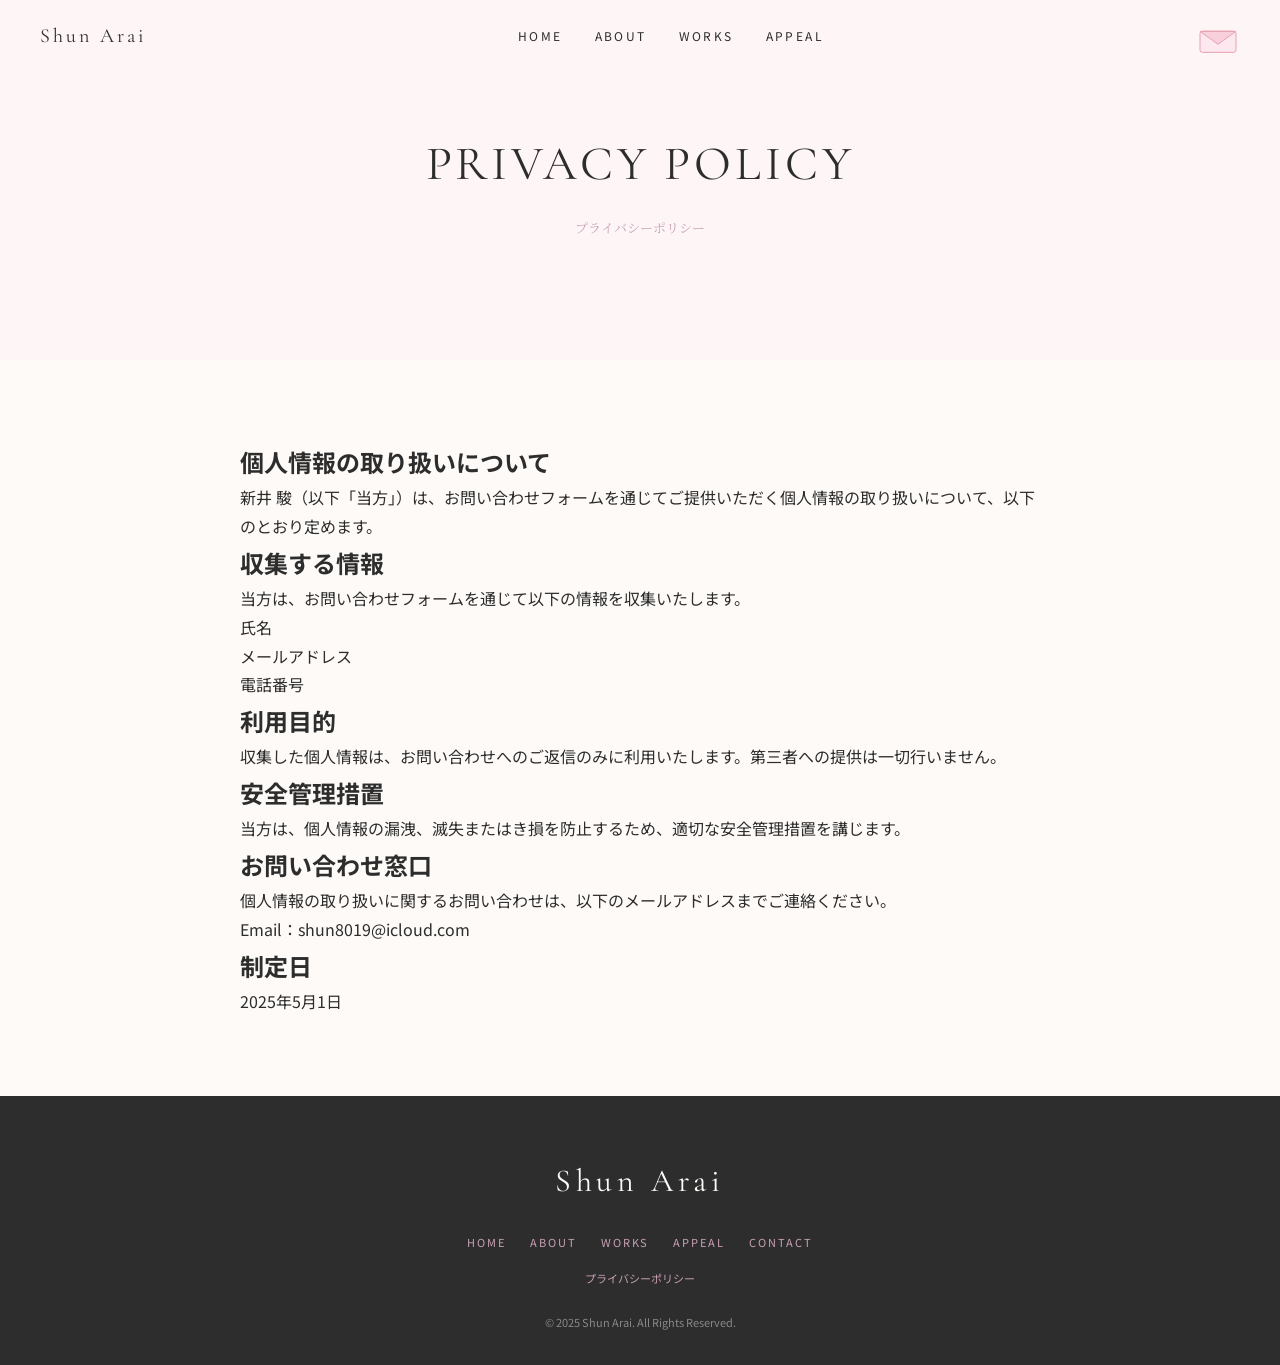
<file: privacy.html>
<!DOCTYPE html>
<html lang="ja">
<head>
  <meta charset="UTF-8">
  <meta name="viewport" content="width=device-width, initial-scale=1.0">
  <meta name="description" content="新井 駿のポートフォリオサイト プライバシーポリシー。個人情報の取り扱いについてご案内します。">
  <title>プライバシーポリシー | Shun Arai Portfolio</title>
  <link rel="icon" type="image/png" href="images/favicon.png">
  <link rel="stylesheet" href="style.css">
</head>
<body>
  <!-- ページ遷移オーバーレイ -->
  <div class="page-transition-overlay" id="page-transition"></div>

  <!-- ヘッダー -->
  <header class="header" id="header">
    <a href="index.html" class="header-logo">Shun Arai</a>
    <nav class="header-nav">
      <a href="index.html">HOME</a>
      <a href="about.html">ABOUT</a>
      <a href="works.html">WORKS</a>
      <a href="appeal.html">APPEAL</a>
    </nav>
    <a href="contact.html" class="header-cta-petal" aria-label="お問い合わせ">
      <svg viewBox="0 0 50 44" xmlns="http://www.w3.org/2000/svg">
        <defs>
          <clipPath id="letter-clip">
            <path d="M0,0 L50,0 L50,25 L46.5,25 L25,40.5 L3.5,25 L0,25Z"/>
          </clipPath>
        </defs>
        <rect x="3" y="16" width="44" height="26" rx="3" fill="#FEE8EF" stroke="#E8A0B0" stroke-width="1.2"/>
        <path class="env-fold" d="M3.5,16.5 L25,34 L46.5,16.5" fill="none" stroke="#E8A0B0" stroke-width="0.8" stroke-linejoin="round"/>
        <path class="env-flap-open" d="M3.5,16.5 L46.5,16.5 L25,1Z" fill="#F8D0DC" stroke="#E8A0B0" stroke-width="1" stroke-linejoin="round"/>
        <g class="env-letter" clip-path="url(#letter-clip)">
          <rect x="9" y="16" width="32" height="120" rx="2" fill="#fff" stroke="#E8A0B0" stroke-width="0.8"/>
          <line x1="14" y1="22" x2="36" y2="22" stroke="#E8A0B0" stroke-width="0.5" opacity="0.5"/>
          <line x1="14" y1="27" x2="36" y2="27" stroke="#E8A0B0" stroke-width="0.5" opacity="0.5"/>
          <line x1="14" y1="32" x2="32" y2="32" stroke="#E8A0B0" stroke-width="0.5" opacity="0.5"/>
        </g>
        <path class="env-outline" d="M3.5,16.5 L46.5,16.5 L25,32Z" fill="none" stroke="#E8A0B0" stroke-width="1" stroke-linejoin="round"/>
        <path class="env-flap" d="M3.5,16.5 L46.5,16.5 L25,32Z" fill="#F8D0DC" stroke="#E8A0B0" stroke-width="1" stroke-linejoin="round"/>
      </svg>
    </a>
    <button class="hamburger" id="hamburger" aria-label="メニューを開く">
      <span></span><span></span><span></span>
    </button>
  </header>

  <div class="sp-menu" id="sp-menu">
    <button class="sp-menu-close" id="sp-menu-close" aria-label="メニューを閉じる">&times;</button>
    <a href="index.html">HOME</a>
    <a href="about.html">ABOUT</a>
    <a href="works.html">WORKS</a>
    <a href="appeal.html">APPEAL</a>
    <a href="contact.html">CONTACT</a>
  </div>

  <!-- ヒーロー -->
  <section class="hero hero--medium bg-section" id="hero">
    <div class="sakura-container" data-petals="10"></div>
    <h1 class="hero-title">PRIVACY POLICY</h1>
    <p class="hero-subtitle">プライバシーポリシー</p>
  </section>

  <!-- プライバシーポリシー本文 -->
  <section class="section bg-off-white" id="privacy-content">
    <div class="container--narrow">
      <div class="privacy-body fade-in">
        <h2>個人情報の取り扱いについて</h2>
        <p>新井 駿（以下「当方」）は、お問い合わせフォームを通じてご提供いただく個人情報の取り扱いについて、以下のとおり定めます。</p>

        <h2>収集する情報</h2>
        <p>当方は、お問い合わせフォームを通じて以下の情報を収集いたします。</p>
        <ul>
          <li>氏名</li>
          <li>メールアドレス</li>
          <li>電話番号</li>
        </ul>

        <h2>利用目的</h2>
        <p>収集した個人情報は、お問い合わせへのご返信のみに利用いたします。第三者への提供は一切行いません。</p>

        <h2>安全管理措置</h2>
        <p>当方は、個人情報の漏洩、滅失またはき損を防止するため、適切な安全管理措置を講じます。</p>

        <h2>お問い合わせ窓口</h2>
        <p>個人情報の取り扱いに関するお問い合わせは、以下のメールアドレスまでご連絡ください。</p>
        <p>Email：<a href="mailto:shun8019@icloud.com">shun8019@icloud.com</a></p>

        <h2>制定日</h2>
        <p>2025年5月1日</p>
      </div>
    </div>
  </section>

  <!-- フッター -->
  <footer class="footer">
    <p class="footer-logo">Shun Arai</p>
    <nav class="footer-nav">
      <a href="index.html">HOME</a>
      <a href="about.html">ABOUT</a>
      <a href="works.html">WORKS</a>
      <a href="appeal.html">APPEAL</a>
      <a href="contact.html">CONTACT</a>
    </nav>
    <p class="footer-privacy"><a href="privacy.html">プライバシーポリシー</a></p>
    <p class="footer-copy">&copy; 2025 Shun Arai. All Rights Reserved.</p>
  </footer>

  <script src="script.js"></script>
</body>
</html>
</file>
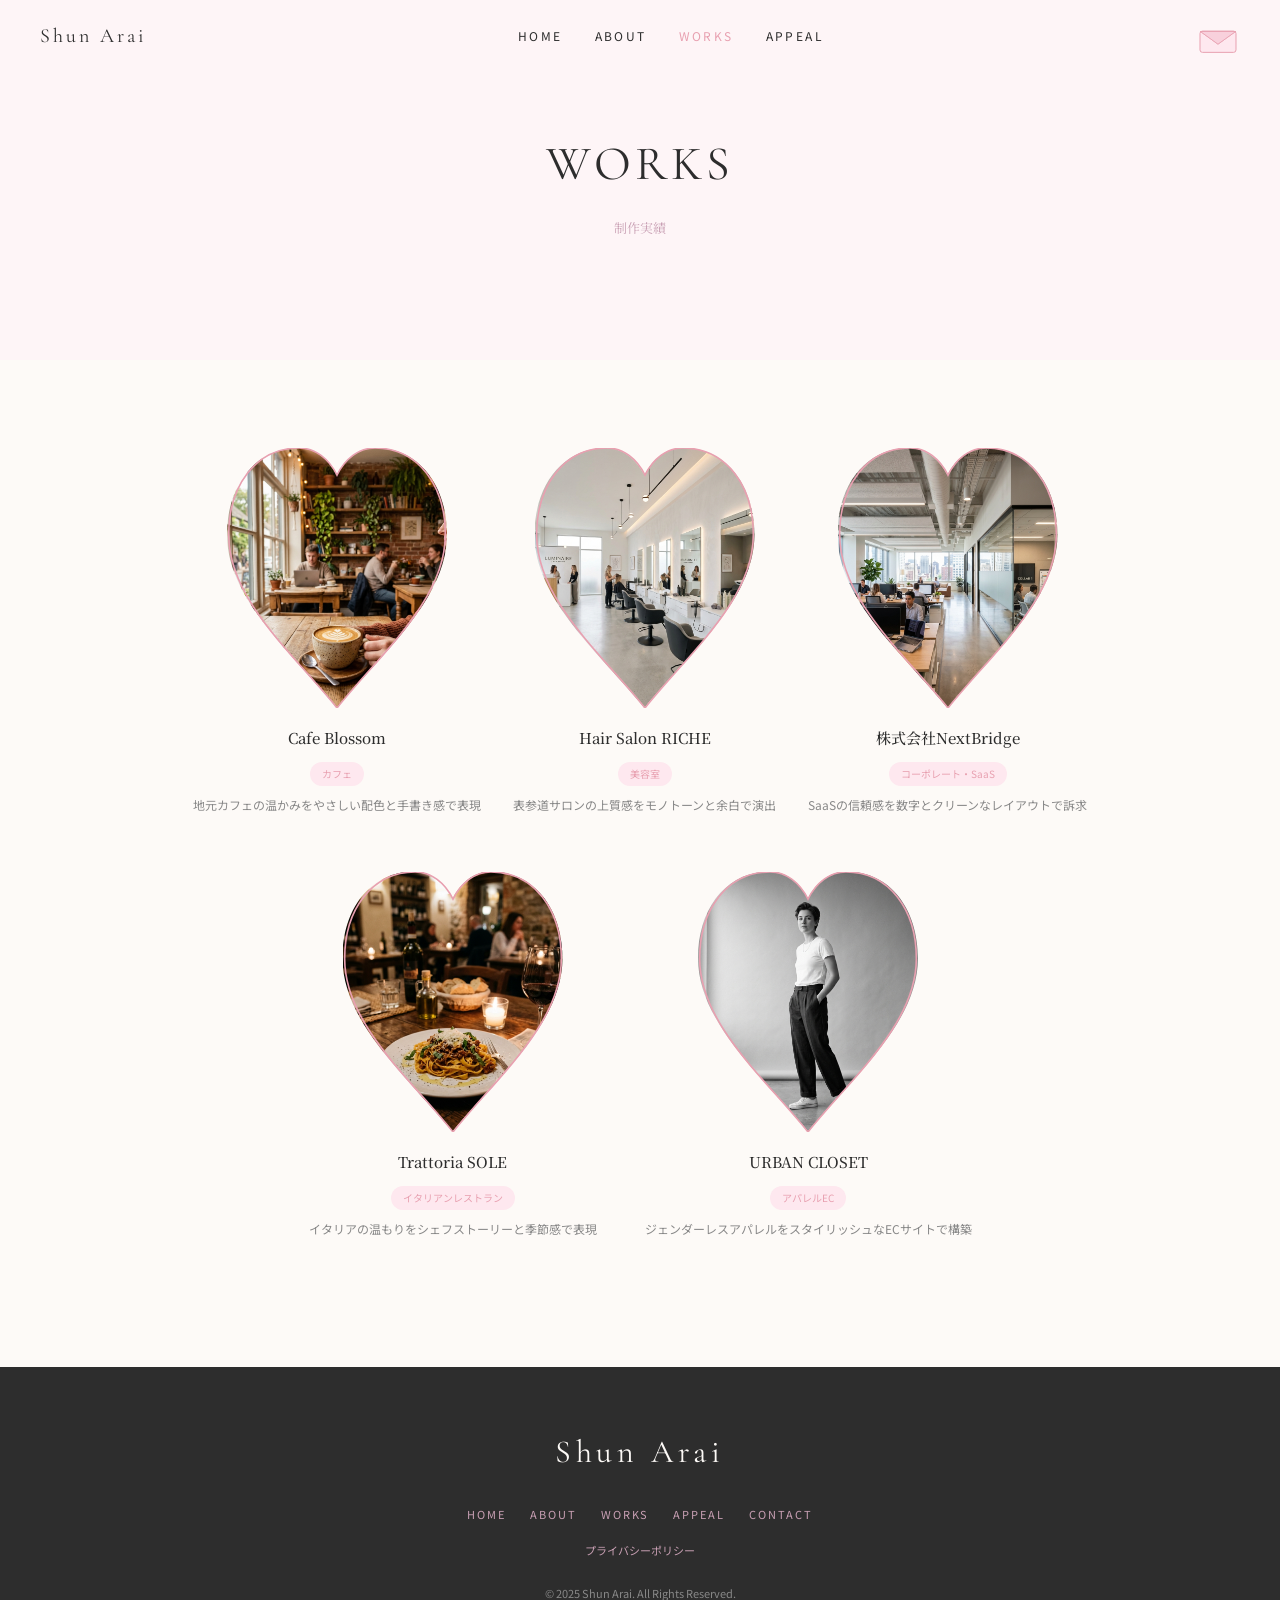
<file: works.html>
<!DOCTYPE html>
<html lang="ja">
<head>
  <meta charset="UTF-8">
  <meta name="viewport" content="width=device-width, initial-scale=1.0">
  <meta name="description" content="新井 駿の制作実績。カフェ・美容室・コーポレート・レストラン・アパレルECなど幅広い業種のWebサイトを制作しています。">
  <title>WORKS | Shun Arai Portfolio</title>
  <link rel="icon" type="image/png" href="images/favicon.png">
  <link rel="stylesheet" href="style.css">
</head>
<body>
  <!-- ページ遷移オーバーレイ -->
  <div class="page-transition-overlay" id="page-transition"></div>

  <!-- ヘッダー -->
  <header class="header" id="header">
    <a href="index.html" class="header-logo">Shun Arai</a>
    <nav class="header-nav">
      <a href="index.html">HOME</a>
      <a href="about.html">ABOUT</a>
      <a href="works.html" class="is-active">WORKS</a>
      <a href="appeal.html">APPEAL</a>
    </nav>
    <a href="contact.html" class="header-cta-petal" aria-label="お問い合わせ">
      <svg viewBox="0 0 50 44" xmlns="http://www.w3.org/2000/svg">
        <defs>
          <clipPath id="letter-clip">
            <path d="M0,0 L50,0 L50,25 L46.5,25 L25,40.5 L3.5,25 L0,25Z"/>
          </clipPath>
        </defs>
        <rect x="3" y="16" width="44" height="26" rx="3" fill="#FEE8EF" stroke="#E8A0B0" stroke-width="1.2"/>
        <path class="env-fold" d="M3.5,16.5 L25,34 L46.5,16.5" fill="none" stroke="#E8A0B0" stroke-width="0.8" stroke-linejoin="round"/>
        <path class="env-flap-open" d="M3.5,16.5 L46.5,16.5 L25,1Z" fill="#F8D0DC" stroke="#E8A0B0" stroke-width="1" stroke-linejoin="round"/>
        <g class="env-letter" clip-path="url(#letter-clip)">
          <rect x="9" y="16" width="32" height="120" rx="2" fill="#fff" stroke="#E8A0B0" stroke-width="0.8"/>
          <line x1="14" y1="22" x2="36" y2="22" stroke="#E8A0B0" stroke-width="0.5" opacity="0.5"/>
          <line x1="14" y1="27" x2="36" y2="27" stroke="#E8A0B0" stroke-width="0.5" opacity="0.5"/>
          <line x1="14" y1="32" x2="32" y2="32" stroke="#E8A0B0" stroke-width="0.5" opacity="0.5"/>
        </g>
        <path class="env-outline" d="M3.5,16.5 L46.5,16.5 L25,32Z" fill="none" stroke="#E8A0B0" stroke-width="1" stroke-linejoin="round"/>
        <path class="env-flap" d="M3.5,16.5 L46.5,16.5 L25,32Z" fill="#F8D0DC" stroke="#E8A0B0" stroke-width="1" stroke-linejoin="round"/>
      </svg>
    </a>
    <button class="hamburger" id="hamburger" aria-label="メニューを開く">
      <span></span><span></span><span></span>
    </button>
  </header>

  <div class="sp-menu" id="sp-menu">
    <button class="sp-menu-close" id="sp-menu-close" aria-label="メニューを閉じる">&times;</button>
    <a href="index.html">HOME</a>
    <a href="about.html">ABOUT</a>
    <a href="works.html" class="is-active">WORKS</a>
    <a href="appeal.html">APPEAL</a>
    <a href="contact.html">CONTACT</a>
  </div>

  <!-- ヒーロー -->
  <section class="hero hero--medium bg-section" id="hero">
    <div class="sakura-container" data-petals="15"></div>
    <h1 class="hero-title">WORKS</h1>
    <p class="hero-subtitle">制作実績</p>
  </section>

  <!-- 花びらカードセクション -->
  <section class="section bg-off-white" id="works-main" style="position:relative;overflow:hidden;">
    <div class="sakura-container" data-petals="10" data-opacity="0.3"></div>

    <div class="container" style="position:relative;z-index:2;">
      <!-- SVG定義（clipPath用） -->
      <svg width="0" height="0" style="position:absolute;">
        <defs>
          <!-- 花びら型clipPath -->
          <clipPath id="petal-clip" clipPathUnits="objectBoundingBox">
            <path d="M0.5,1 C0.3,0.792 0,0.583 0,0.333 C0,0.146 0.125,0 0.325,0 C0.4,0 0.4625,0.042 0.5,0.104 C0.5375,0.042 0.6,0 0.675,0 C0.875,0 1,0.146 1,0.333 C1,0.583 0.7,0.792 0.5,1Z"/>
          </clipPath>
        </defs>
      </svg>

      <!-- 上段3枚 -->
      <div class="petal-row petal-row--3">
        <!-- 1. Cafe Blossom -->
        <div class="petal-item fade-in" style="animation-delay:0s;">
          <a href="https://cafe-blossom-seven.vercel.app/" target="_blank" rel="noopener noreferrer" class="petal-card">
            <div class="petal-image-wrap">
              <img src="images/works_cafe.jpg" alt="Cafe Blossom" class="petal-image">
              <!-- 花びらアウトライン -->
              <svg class="petal-outline" viewBox="0 0 200 240" xmlns="http://www.w3.org/2000/svg">
                <path d="M100 240 C60 190 0 140 0 80 C0 35 25 0 65 0 C80 0 92.5 10 100 25 C107.5 10 120 0 135 0 C175 0 200 35 200 80 C200 140 140 190 100 240Z" fill="none" stroke="#E8A0B0" stroke-width="1.5"/>
              </svg>
              <!-- ホバーオーバーレイ -->
              <div class="petal-overlay">
                <span>VIEW SITE →</span>
              </div>
            </div>
          </a>
          <div class="petal-info">
            <h3 class="petal-name">Cafe Blossom</h3>
            <span class="petal-tag">カフェ</span>
            <p class="petal-comment">地元カフェの温かみをやさしい配色と手書き感で表現</p>
          </div>
        </div>

        <!-- 2. Hair Salon RICHE -->
        <div class="petal-item fade-in" style="animation-delay:0.1s;">
          <a href="https://hair-salon-riche-lu4o.vercel.app/" target="_blank" rel="noopener noreferrer" class="petal-card">
            <div class="petal-image-wrap">
              <img src="images/works_salon.jpg" alt="Hair Salon RICHE" class="petal-image">
              <svg class="petal-outline" viewBox="0 0 200 240" xmlns="http://www.w3.org/2000/svg">
                <path d="M100 240 C60 190 0 140 0 80 C0 35 25 0 65 0 C80 0 92.5 10 100 25 C107.5 10 120 0 135 0 C175 0 200 35 200 80 C200 140 140 190 100 240Z" fill="none" stroke="#E8A0B0" stroke-width="1.5"/>
              </svg>
              <div class="petal-overlay"><span>VIEW SITE →</span></div>
            </div>
          </a>
          <div class="petal-info">
            <h3 class="petal-name">Hair Salon RICHE</h3>
            <span class="petal-tag">美容室</span>
            <p class="petal-comment">表参道サロンの上質感をモノトーンと余白で演出</p>
          </div>
        </div>

        <!-- 3. NextBridge -->
        <div class="petal-item fade-in" style="animation-delay:0.2s;">
          <a href="https://next-bridge-nkek.vercel.app/" target="_blank" rel="noopener noreferrer" class="petal-card">
            <div class="petal-image-wrap">
              <img src="images/works_corporate.jpg" alt="株式会社NextBridge" class="petal-image">
              <svg class="petal-outline" viewBox="0 0 200 240" xmlns="http://www.w3.org/2000/svg">
                <path d="M100 240 C60 190 0 140 0 80 C0 35 25 0 65 0 C80 0 92.5 10 100 25 C107.5 10 120 0 135 0 C175 0 200 35 200 80 C200 140 140 190 100 240Z" fill="none" stroke="#E8A0B0" stroke-width="1.5"/>
              </svg>
              <div class="petal-overlay"><span>VIEW SITE →</span></div>
            </div>
          </a>
          <div class="petal-info">
            <h3 class="petal-name">株式会社NextBridge</h3>
            <span class="petal-tag">コーポレート・SaaS</span>
            <p class="petal-comment">SaaSの信頼感を数字とクリーンなレイアウトで訴求</p>
          </div>
        </div>
      </div>

      <!-- 下段2枚（中央揃え） -->
      <div class="petal-row petal-row--2">
        <!-- 4. Trattoria SOLE -->
        <div class="petal-item fade-in" style="animation-delay:0.3s;">
          <a href="https://trattoria-sole-gk7s.vercel.app/" target="_blank" rel="noopener noreferrer" class="petal-card">
            <div class="petal-image-wrap">
              <img src="images/works_italian.jpg" alt="Trattoria SOLE" class="petal-image">
              <svg class="petal-outline" viewBox="0 0 200 240" xmlns="http://www.w3.org/2000/svg">
                <path d="M100 240 C60 190 0 140 0 80 C0 35 25 0 65 0 C80 0 92.5 10 100 25 C107.5 10 120 0 135 0 C175 0 200 35 200 80 C200 140 140 190 100 240Z" fill="none" stroke="#E8A0B0" stroke-width="1.5"/>
              </svg>
              <div class="petal-overlay"><span>VIEW SITE →</span></div>
            </div>
          </a>
          <div class="petal-info">
            <h3 class="petal-name">Trattoria SOLE</h3>
            <span class="petal-tag">イタリアンレストラン</span>
            <p class="petal-comment">イタリアの温もりをシェフストーリーと季節感で表現</p>
          </div>
        </div>

        <!-- 5. URBAN CLOSET -->
        <div class="petal-item fade-in" style="animation-delay:0.4s;">
          <a href="https://urban-closet-three.vercel.app/" target="_blank" rel="noopener noreferrer" class="petal-card">
            <div class="petal-image-wrap">
              <img src="images/works_apparel.jpg" alt="URBAN CLOSET" class="petal-image">
              <svg class="petal-outline" viewBox="0 0 200 240" xmlns="http://www.w3.org/2000/svg">
                <path d="M100 240 C60 190 0 140 0 80 C0 35 25 0 65 0 C80 0 92.5 10 100 25 C107.5 10 120 0 135 0 C175 0 200 35 200 80 C200 140 140 190 100 240Z" fill="none" stroke="#E8A0B0" stroke-width="1.5"/>
              </svg>
              <div class="petal-overlay"><span>VIEW SITE →</span></div>
            </div>
          </a>
          <div class="petal-info">
            <h3 class="petal-name">URBAN CLOSET</h3>
            <span class="petal-tag">アパレルEC</span>
            <p class="petal-comment">ジェンダーレスアパレルをスタイリッシュなECサイトで構築</p>
          </div>
        </div>
      </div>
    </div>
  </section>

  <!-- フッター -->
  <footer class="footer">
    <p class="footer-logo">Shun Arai</p>
    <nav class="footer-nav">
      <a href="index.html">HOME</a>
      <a href="about.html">ABOUT</a>
      <a href="works.html">WORKS</a>
      <a href="appeal.html">APPEAL</a>
      <a href="contact.html">CONTACT</a>
    </nav>
    <p class="footer-privacy"><a href="privacy.html">プライバシーポリシー</a></p>
    <p class="footer-copy">&copy; 2025 Shun Arai. All Rights Reserved.</p>
  </footer>

  <script src="script.js"></script>
</body>
</html>
</file>
<file: style.css>
/* ============================================
   Shun Arai Portfolio - Design System
   テーマ：春・桜 / やわらかく上品で誠実な印象
   ============================================ */

/* --- Google Fonts 読み込み --- */
@import url('https://fonts.googleapis.com/css2?family=Cormorant+Garamond:wght@400;500&family=Noto+Sans+JP:wght@300;400;500&family=Noto+Serif+JP:wght@400;500;600&display=swap');

/* --- CSS変数（カラーパレット・フォント・共通値） --- */
:root {
  /* メインカラー */
  --off-white: #FDFAF7;
  --sakura-pink: #E8A0B0;
  --mauve: #C9A0B4;
  --charcoal: #2D2D2D;
  --light-pink: #FCE8EF;
  /* サブカラー */
  --bg-section: #FEF5F7;
  --bg-badge: #FEE8EF;
  /* テキストカラー */
  --text-main: #2D2D2D;
  --text-sub: #555;
  --text-muted: #888;
  /* フォント */
  --font-display: 'Cormorant Garamond', serif;
  --font-serif: 'Noto Serif JP', serif;
  --font-sans: 'Noto Sans JP', sans-serif;
  /* レイアウト */
  --header-height-pc: 72px;
  --header-height-sp: 56px;
  --max-width: 1080px;
  --max-width-narrow: 800px;
}

/* --- リセット --- */
*, *::before, *::after {
  margin: 0;
  padding: 0;
  box-sizing: border-box;
}

html {
  scroll-behavior: smooth;
  -webkit-text-size-adjust: 100%;
}

body {
  font-family: var(--font-sans);
  background: var(--off-white);
  color: var(--text-main);
  line-height: 1.8;
  overflow-x: hidden;
  -webkit-font-smoothing: antialiased;
}

a {
  text-decoration: none;
  color: inherit;
  transition: color 0.2s;
}

ul, ol { list-style: none; }
img { max-width: 100%; height: auto; display: block; }
button, input, select, textarea {
  font-family: inherit;
  font-size: inherit;
  border: none;
  outline: none;
  background: none;
}
button { cursor: pointer; }

/* --- 共通レイアウト --- */
.container {
  width: 90%;
  max-width: var(--max-width);
  margin: 0 auto;
}

.container--narrow {
  width: 90%;
  max-width: var(--max-width-narrow);
  margin: 0 auto;
}

/* セクション共通パディング */
.section { padding: 80px 0; }

/* セクションラベル（英字小文字） */
.section-label {
  font-family: var(--font-display);
  font-size: 11px;
  letter-spacing: 0.2em;
  color: var(--mauve);
  text-align: center;
  text-transform: uppercase;
  margin-bottom: 8px;
}

/* セクション見出し */
.section-title {
  font-family: var(--font-serif);
  font-size: 28px;
  font-weight: 500;
  color: var(--text-main);
  text-align: center;
  margin-bottom: 48px;
}

/* セクション英字見出し（大きめ） */
.section-title-en {
  font-family: var(--font-display);
  font-size: 36px;
  font-weight: 400;
  color: var(--text-main);
  text-align: center;
  letter-spacing: 0.08em;
}

.section-title-sub {
  font-family: var(--font-serif);
  font-size: 13px;
  color: var(--mauve);
  text-align: center;
  margin-top: 8px;
  margin-bottom: 48px;
}

/* 背景色ユーティリティ */
.bg-off-white { background: var(--off-white); }
.bg-section { background: var(--bg-section); }
.bg-light-pink { background: var(--light-pink); }

/* ============================================
   ヘッダー
   ============================================ */
.header {
  position: fixed;
  top: 0;
  left: 0;
  width: 100%;
  height: var(--header-height-pc);
  z-index: 1000;
  display: flex;
  align-items: center;
  justify-content: space-between;
  padding: 0 40px;
  background: transparent;
  transition: background 0.4s ease;
}

/* スクロール時に背景色を付与 */
.header.is-scrolled {
  background: var(--off-white);
}

/* ロゴ */
.header-logo {
  font-family: var(--font-display);
  font-size: 20px;
  font-weight: 400;
  letter-spacing: 0.15em;
  color: var(--text-main);
}

/* PCナビゲーション */
.header-nav {
  display: flex;
  align-items: center;
  gap: 32px;
}

.header-nav a {
  font-size: 12px;
  letter-spacing: 0.2em;
  color: var(--text-main);
  text-transform: uppercase;
  transition: color 0.2s;
}

.header-nav a:hover {
  color: var(--sakura-pink);
}

/* 現在のページをピンクに */
.header-nav a.is-active {
  color: var(--sakura-pink);
}

/* お問い合わせボタン（ヘッダー内・封筒型） */
.header-cta-petal {
  display: flex;
  align-items: center;
  justify-content: center;
  width: 44px;
  height: 36px;
  flex-shrink: 0;
  text-decoration: none;
}

.header-cta-petal svg {
  width: 100%;
  height: 100%;
  overflow: visible;
}

/* 手紙（通常時は透明、ホバーで前面に出現＋上にスライド） */
.env-letter {
  opacity: 0;
  transition: opacity 0.3s ease, transform 0.4s cubic-bezier(.34, 1.56, .64, 1);
}

/* V字折り目（通常時は透明、ホバーで表示） */
.env-fold {
  opacity: 0;
  transition: opacity 0.3s ease;
}

/* 開いたフタ（上向き三角・手紙の後ろ・通常時透明） */
.env-flap-open {
  opacity: 0;
  transition: opacity 0.3s ease;
}

/* 固定輪郭（ホバーでフェードアウト） */
.env-outline {
  transition: opacity 0.3s ease;
}

/* 閉じたフタ（通常時表示、ホバーで消える） */
.env-flap {
  transition: opacity 0.3s ease;
}

.header-cta-petal:hover .env-letter {
  opacity: 1;
  transform: translateY(-8px);
}

.header-cta-petal:hover .env-fold {
  opacity: 1;
}

.header-cta-petal:hover .env-flap-open {
  opacity: 1;
}

.header-cta-petal:hover .env-outline {
  opacity: 0;
}

.header-cta-petal:hover .env-flap {
  opacity: 0;
}

/* ハンバーガーボタン */
.hamburger {
  display: none;
  flex-direction: column;
  gap: 5px;
  width: 24px;
  background: none;
  border: none;
  cursor: pointer;
  z-index: 1100;
}

.hamburger span {
  display: block;
  width: 100%;
  height: 1.5px;
  background: var(--text-main);
  transition: transform 0.3s, opacity 0.3s;
}

/* ハンバーガーアクティブ時（×に変形） */
.hamburger.is-active span:nth-child(1) {
  transform: translateY(6.5px) rotate(45deg);
}
.hamburger.is-active span:nth-child(2) {
  opacity: 0;
}
.hamburger.is-active span:nth-child(3) {
  transform: translateY(-6.5px) rotate(-45deg);
}

/* SPオーバーレイメニュー */
.sp-menu {
  display: none;
  position: fixed;
  top: 0;
  left: 0;
  width: 100%;
  height: 100vh;
  background: rgba(253, 250, 247, 0.97);
  backdrop-filter: blur(8px);
  -webkit-backdrop-filter: blur(8px);
  z-index: 1050;
  flex-direction: column;
  align-items: center;
  justify-content: center;
  gap: 32px;
}

/* SP閉じるボタン */
.sp-menu-close {
  position: absolute;
  top: 20px;
  right: 24px;
  background: none;
  border: none;
  font-size: 36px;
  color: var(--text-main);
  cursor: pointer;
  line-height: 1;
  z-index: 1100;
  transition: color 0.3s ease, transform 0.3s ease;
}

.sp-menu-close:hover {
  color: var(--sakura-pink);
  transform: rotate(90deg);
}

.sp-menu.is-open {
  display: flex;
}

.sp-menu a {
  font-family: var(--font-display);
  font-size: 24px;
  letter-spacing: 0.15em;
  color: var(--text-main);
  text-transform: uppercase;
}

.sp-menu a.is-active {
  color: var(--sakura-pink);
}

/* ============================================
   フッター
   ============================================ */
.footer {
  background: var(--charcoal);
  padding: 56px 0 32px;
  text-align: center;
}

.footer-logo {
  font-family: var(--font-display);
  font-size: 32px;
  font-weight: 400;
  color: var(--off-white);
  letter-spacing: 0.15em;
  margin-bottom: 24px;
}

.footer-nav {
  display: flex;
  justify-content: center;
  gap: 24px;
  flex-wrap: wrap;
  margin-bottom: 16px;
}

.footer-nav a {
  font-size: 11px;
  letter-spacing: 0.18em;
  color: var(--mauve);
  text-transform: uppercase;
  transition: color 0.2s;
}

.footer-nav a:hover {
  color: var(--sakura-pink);
}

.footer-privacy {
  font-size: 11px;
  color: var(--mauve);
  margin-bottom: 24px;
}

.footer-privacy a {
  color: var(--mauve);
  transition: color 0.2s;
}

.footer-privacy a:hover {
  color: var(--sakura-pink);
}

.footer-copy {
  font-size: 11px;
  color: var(--text-muted);
}

/* ============================================
   SP固定お問い合わせボタン
   ============================================ */
.sp-fixed-cta {
  display: none;
}

/* ============================================
   桜の花びら落下アニメーション
   ============================================ */
.sakura-container {
  position: absolute;
  top: 0;
  left: 0;
  width: 100%;
  height: 100%;
  overflow: hidden;
  pointer-events: none;
  z-index: 1;
}

.sakura-petal {
  position: absolute;
  top: -20px;
  opacity: 0;
  pointer-events: none;
  animation: sakuraFall linear infinite;
}

/* 花びら落下キーフレーム */
@keyframes sakuraFall {
  0% {
    opacity: 0;
    transform: translateY(-20px) translateX(0) rotate(0deg);
  }
  10% {
    opacity: var(--petal-opacity, 0.5);
  }
  90% {
    opacity: var(--petal-opacity, 0.5);
  }
  100% {
    opacity: 0;
    transform: translateY(calc(100vh + 20px)) translateX(var(--petal-drift, 40px)) rotate(var(--petal-rotate, 360deg));
  }
}

/* ============================================
   プロフィール写真プレースホルダー
   差し替えやすい構造：.profile-photo 内の SVG を img に置き換えるだけ
   ============================================ */
.profile-photo {
  width: 200px;
  height: 200px;
  border-radius: 50%;
  border: 2px solid var(--sakura-pink);
  overflow: hidden;
  background: var(--bg-badge);
  display: flex;
  align-items: center;
  justify-content: center;
  flex-shrink: 0;
}

.profile-photo--large {
  width: 300px;
  height: 300px;
}

.profile-photo img {
  width: 100%;
  height: 100%;
  object-fit: cover;
}

/* ============================================
   フェードインアニメーション
   ============================================ */
.fade-in {
  opacity: 0;
  transform: translateY(20px);
  transition: opacity 0.7s ease, transform 0.7s ease;
}

.fade-in.is-visible {
  opacity: 1;
  transform: translateY(0);
}

/* ============================================
   横スクロールテキスト帯（マーキー）
   ============================================ */
.marquee {
  background: var(--light-pink);
  padding: 12px 0;
  overflow: hidden;
  white-space: nowrap;
}

.marquee-inner {
  display: inline-flex;
  animation: marqueeScroll 20s linear infinite;
}

.marquee-inner span {
  font-size: 11px;
  letter-spacing: 0.2em;
  color: var(--mauve);
  padding-right: 40px;
}

@keyframes marqueeScroll {
  0% { transform: translateX(0); }
  100% { transform: translateX(-50%); }
}

/* ============================================
   ヒーローセクション共通
   ============================================ */
.hero {
  position: relative;
  display: flex;
  flex-direction: column;
  align-items: center;
  justify-content: center;
  text-align: center;
  overflow: hidden;
}

.hero--full { height: 100vh; }
.hero--medium { height: 40vh; min-height: 280px; }
.hero--small { height: 30vh; min-height: 220px; }

.hero-title {
  font-family: var(--font-display);
  font-size: 48px;
  font-weight: 400;
  color: var(--text-main);
  letter-spacing: 0.08em;
  z-index: 2;
}

.hero-subtitle {
  font-family: var(--font-serif);
  font-size: 13px;
  color: var(--mauve);
  margin-top: 8px;
  z-index: 2;
}

/* ============================================
   SCROLLインジケーター（テキスト＋下矢印）
   ============================================ */
.scroll-indicator {
  position: absolute;
  bottom: 32px;
  left: 50%;
  transform: translateX(-50%);
  z-index: 2;
  display: flex;
  flex-direction: column;
  align-items: center;
  gap: 4px;
  animation: scrollBounce 1.5s ease-in-out infinite;
}

.scroll-text {
  font-family: var(--font-display);
  font-size: 10px;
  letter-spacing: 0.2em;
  color: var(--sakura-pink);
}

.scroll-indicator span:last-child {
  font-family: var(--font-display);
  font-size: 24px;
  color: var(--sakura-pink);
}

@keyframes scrollBounce {
  0%, 100% { transform: translateX(-50%) translateY(0); }
  50% { transform: translateX(-50%) translateY(4px); }
}

/* ============================================
   カード共通
   ============================================ */
.card {
  background: #fff;
  border-radius: 12px;
  overflow: hidden;
  transition: transform 0.3s ease;
}

.card:hover {
  transform: translateY(-6px);
}

.card-thumbnail {
  width: 100%;
  height: 200px;
  object-fit: cover;
}

.card-body {
  padding: 20px;
}

.card-name {
  font-family: var(--font-serif);
  font-size: 15px;
  font-weight: 500;
  color: var(--text-main);
  margin-bottom: 8px;
}

.card-tag {
  display: inline-block;
  background: var(--bg-badge);
  color: var(--sakura-pink);
  font-size: 11px;
  padding: 3px 10px;
  border-radius: 12px;
  margin-bottom: 8px;
}

.card-comment {
  font-size: 13px;
  color: var(--text-muted);
  line-height: 1.6;
}

/* ============================================
   ボタン共通
   ============================================ */
.btn-outline {
  display: inline-block;
  border: 1px solid var(--sakura-pink);
  color: var(--sakura-pink);
  padding: 12px 32px;
  font-size: 13px;
  letter-spacing: 0.1em;
  transition: background 0.2s, color 0.2s;
  text-align: center;
}

.btn-outline:hover {
  background: var(--sakura-pink);
  color: #fff;
}

.btn-primary {
  display: inline-block;
  background: var(--sakura-pink);
  color: #fff;
  padding: 14px 32px;
  font-size: 15px;
  letter-spacing: 0.1em;
  border-radius: 6px;
  transition: background 0.2s;
  text-align: center;
  border: none;
  cursor: pointer;
  width: 100%;
}

.btn-primary:hover {
  background: #D48898;
}

/* ============================================
   フォーム共通
   ============================================ */
.form-group {
  margin-bottom: 24px;
}

.form-label {
  display: flex;
  align-items: center;
  gap: 8px;
  font-size: 13px;
  color: var(--text-sub);
  margin-bottom: 6px;
}

.form-required {
  background: var(--sakura-pink);
  color: #fff;
  font-size: 10px;
  padding: 2px 8px;
  border-radius: 10px;
}

.form-input,
.form-select,
.form-textarea {
  width: 100%;
  border: 1px solid #E8C5D0;
  border-radius: 6px;
  padding: 12px 16px;
  font-size: 15px;
  color: var(--text-main);
  background: #fff;
  transition: border-color 0.2s;
}

.form-input:focus,
.form-select:focus,
.form-textarea:focus {
  border-color: var(--sakura-pink);
  box-shadow: 0 0 0 3px rgba(232, 160, 176, 0.15);
}

.form-error {
  font-size: 12px;
  color: #E05070;
  margin-top: 4px;
  display: none;
}

.form-error.is-visible {
  display: block;
}

/* ============================================
   テキストリンク
   ============================================ */
.text-link {
  font-size: 12px;
  letter-spacing: 0.15em;
  color: var(--sakura-pink);
  transition: opacity 0.2s;
}

.text-link:hover {
  text-decoration: underline;
}

/* ============================================
   送信完了ダイアログ
   ============================================ */
.dialog-overlay {
  display: none;
  position: fixed;
  top: 0;
  left: 0;
  width: 100%;
  height: 100%;
  background: rgba(45, 45, 45, 0.5);
  z-index: 2000;
  align-items: center;
  justify-content: center;
}

.dialog-overlay.is-open {
  display: flex;
}

.dialog {
  background: #fff;
  border-radius: 12px;
  padding: 40px 32px;
  max-width: 420px;
  width: 90%;
  text-align: center;
}

.dialog-title {
  font-family: var(--font-serif);
  font-size: 18px;
  color: var(--text-main);
  margin-bottom: 16px;
}

.dialog-text {
  font-size: 14px;
  color: var(--text-sub);
  line-height: 1.8;
  margin-bottom: 24px;
}

.dialog-close {
  display: inline-block;
  border: 1px solid var(--sakura-pink);
  color: var(--sakura-pink);
  padding: 10px 32px;
  font-size: 13px;
  border-radius: 6px;
  cursor: pointer;
  transition: background 0.2s, color 0.2s;
}

.dialog-close:hover {
  background: var(--sakura-pink);
  color: #fff;
}

/* ============================================
   index.html - 自己紹介ダイジェスト
   ============================================ */
.intro-grid {
  display: grid;
  grid-template-columns: 1fr 1fr;
  gap: 80px;
  align-items: center;
}

.intro-photo {
  display: flex;
  justify-content: center;
}

/* ============================================
   index.html - 制作実績グリッド
   ============================================ */
.works-grid {
  display: grid;
  grid-template-columns: repeat(3, 1fr);
  gap: 24px;
}

/* カードリンク（aタグ化対応） */
a.card {
  text-decoration: none;
  color: inherit;
  display: block;
  transition: transform 0.3s ease, box-shadow 0.3s ease;
}

a.card:hover {
  transform: translateY(-4px);
  box-shadow: 0 8px 24px rgba(0, 0, 0, 0.08);
}

/* ============================================
   index.html - 桜CTAリンク
   ============================================ */
.sakura-cta-link {
  display: block;
  transition: transform 0.35s cubic-bezier(.34, 1.56, .64, 1);
}

.sakura-cta-link:hover {
  transform: scale(1.06);
}

.sakura-cta-svg {
  width: 200px;
  height: 240px;
  display: block;
  margin: 0 auto;
  overflow: visible;
}

/* ============================================
   about.html - ストーリー章
   ============================================ */
.story-chapter {
  margin-bottom: 40px;
}

.story-title {
  display: flex;
  align-items: baseline;
  gap: 12px;
  border-left: 2px solid var(--sakura-pink);
  padding-left: 16px;
  margin-bottom: 16px;
}

.story-title-en {
  font-family: var(--font-display);
  font-size: 18px;
  color: var(--sakura-pink);
}

.story-title-jp {
  font-family: var(--font-serif);
  font-size: 18px;
  color: var(--text-main);
}

.story-text {
  font-family: var(--font-sans);
  font-size: 15px;
  line-height: 2.0;
  color: var(--text-sub);
  padding-left: 18px;
}

/* ============================================
   about.html - スキルカード
   ============================================ */
.skill-grid {
  display: grid;
  grid-template-columns: repeat(3, 1fr);
  gap: 24px;
}

/* 2列中央揃え（GitHub・Vercel行） */
.skill-grid--2col {
  grid-template-columns: repeat(2, 1fr);
  max-width: 66%;
  margin: 24px auto 0;
}

.skill-card {
  background: #fff;
  border-radius: 12px;
  padding: 24px;
  border: 1px solid var(--bg-badge);
}

.skill-name {
  font-family: var(--font-serif);
  font-size: 18px;
  font-weight: 500;
  color: var(--text-main);
  margin-bottom: 8px;
}

.skill-desc {
  font-size: 13px;
  color: var(--text-sub);
  margin-bottom: 16px;
  line-height: 1.6;
}

/* スキルレベルドット */
.skill-dots {
  display: flex;
  gap: 6px;
  margin-bottom: 8px;
}

/* 桜花びら1枚型スキルインジケーター（sakura3の花びらを忠実に再現） */
.skill-sakura {
  width: 14px;
  height: 17px;
  display: inline-block;
  transform: rotate(15deg);
  overflow: visible;
  /* 花びらアウトライン（白抜き） */
  background-image: url("data:image/svg+xml,%3Csvg viewBox='0 0 40 48' xmlns='http://www.w3.org/2000/svg'%3E%3Cpath d='M20 48 C12 38 0 28 0 16 C0 7 5 0 13 0 C16 0 18.5 2 20 5 C21.5 2 24 0 27 0 C35 0 40 7 40 16 C40 28 28 38 20 48Z' fill='none' stroke='%23E8A0B0' stroke-width='2' stroke-linecap='round' stroke-linejoin='round'/%3E%3C/svg%3E");
  background-size: contain;
  background-repeat: no-repeat;
}

/* 色あり（ピンク塗り） */
.skill-sakura.is-filled {
  background-image: url("data:image/svg+xml,%3Csvg viewBox='0 0 40 48' xmlns='http://www.w3.org/2000/svg'%3E%3Cpath d='M20 48 C12 38 0 28 0 16 C0 7 5 0 13 0 C16 0 18.5 2 20 5 C21.5 2 24 0 27 0 C35 0 40 7 40 16 C40 28 28 38 20 48Z' fill='%23E8A0B0' stroke='%23D4738B' stroke-width='1' stroke-linecap='round' stroke-linejoin='round'/%3E%3C/svg%3E");
}

/* 学習中バッジ */
.skill-badge {
  display: inline-block;
  background: var(--bg-badge);
  color: var(--sakura-pink);
  font-size: 10px;
  padding: 2px 8px;
  border-radius: 10px;
}

/* ============================================
   about.html - 使用ツールタグ
   ============================================ */
.tools-list {
  display: flex;
  flex-wrap: wrap;
  justify-content: center;
  gap: 12px;
}

.tool-tag {
  border: 1px solid var(--sakura-pink);
  color: var(--sakura-pink);
  padding: 6px 18px;
  border-radius: 12px;
  font-size: 12px;
  letter-spacing: 0.1em;
}

/* ============================================
   works.html - 桜花びらカード
   ============================================ */
/* 段組みレイアウト */
.petal-row {
  display: flex;
  justify-content: center;
  gap: 40px;
  margin-bottom: 48px;
}

.petal-row--3 { gap: 32px; }
.petal-row--2 { gap: 48px; }

/* 個々のカード */
.petal-item {
  display: flex;
  flex-direction: column;
  align-items: center;
  padding-top: 8px;
  /* ふわふわ揺れアニメーション */
  animation: petalFloat 4s ease-in-out infinite;
}

.petal-item:nth-child(2) { animation-delay: 0.8s; }
.petal-item:nth-child(3) { animation-delay: 1.6s; }

@keyframes petalFloat {
  0%, 100% { transform: translateY(0); }
  50% { transform: translateY(-2px); }
}

/* カードリンク */
.petal-card {
  display: block;
  position: relative;
}

/* 画像ラッパー（clipPathで花びら型に切り抜き） */
.petal-image-wrap {
  position: relative;
  width: 220px;
  height: 260px;
  transition: transform 0.35s cubic-bezier(.34, 1.56, .64, 1);
}

.petal-card:hover .petal-image-wrap {
  transform: translateY(-10px) scale(1.04);
}

/* 画像をclipPathで花びら型に */
.petal-image {
  width: 100%;
  height: 100%;
  object-fit: cover;
  clip-path: url(#petal-clip);
}

/* 花びらのアウトラインSVG */
.petal-outline {
  position: absolute;
  top: 0;
  left: 0;
  width: 100%;
  height: 100%;
  pointer-events: none;
}

/* ホバーオーバーレイ */
.petal-overlay {
  position: absolute;
  top: 0;
  left: 0;
  width: 100%;
  height: 100%;
  clip-path: url(#petal-clip);
  background: rgba(232, 160, 176, 0.25);
  display: flex;
  align-items: center;
  justify-content: center;
  opacity: 0;
  transition: opacity 0.3s;
}

.petal-overlay span {
  color: #fff;
  font-size: 12px;
  letter-spacing: 0.15em;
  font-family: var(--font-display);
}

.petal-card:hover .petal-overlay {
  opacity: 1;
}

/* 花びら下の情報 */
.petal-info {
  text-align: center;
  margin-top: 16px;
}

.petal-name {
  font-family: var(--font-serif);
  font-size: 15px;
  font-weight: 500;
  color: var(--text-main);
  margin-bottom: 6px;
}

.petal-tag {
  display: inline-block;
  background: var(--bg-badge);
  color: var(--sakura-pink);
  font-size: 10px;
  padding: 3px 12px;
  border-radius: 12px;
  margin-bottom: 4px;
}

.petal-comment {
  font-family: var(--font-sans);
  font-size: 12px;
  color: var(--text-muted);
  margin-top: 4px;
}
/* ============================================
   appeal.html - 強み（左右交互レイアウト）
   ============================================ */
.strength-item {
  display: grid;
  grid-template-columns: 1fr 1fr;
  gap: 60px;
  align-items: center;
  padding: 60px 0;
  border-bottom: 1px solid var(--bg-badge);
}

.strength-item:last-child {
  border-bottom: none;
}

/* 偶数番目は写真左・テキスト右（reverseクラスで制御） */
.strength-item--reverse .strength-photo {
  order: -1;
}

.strength-number {
  font-family: var(--font-display);
  font-size: 36px;
  font-weight: 400;
  color: var(--sakura-pink);
  margin-bottom: 8px;
}

.strength-number-en {
  font-size: 36px;
}

.strength-name {
  font-family: var(--font-serif);
  font-size: 18px;
  color: var(--text-main);
  margin-bottom: 16px;
}

.strength-desc {
  font-family: var(--font-sans);
  font-size: 15px;
  line-height: 2.0;
  color: var(--text-sub);
}

.strength-photo img {
  width: 100%;
  height: 280px;
  object-fit: cover;
  border-radius: 8px;
}

/* ============================================
   appeal.html - 安心材料カード
   ============================================ */
.assurance-heading {
  font-family: var(--font-serif);
  font-size: 20px;
  text-align: center;
  color: var(--text-main);
  margin-bottom: 48px;
}

.assurance-grid {
  display: grid;
  grid-template-columns: repeat(3, 1fr);
  gap: 24px;
}

.assurance-card {
  background: #fff;
  border-radius: 12px;
  padding: 28px;
  border: 1px solid var(--bg-badge);
}

.assurance-card-title {
  font-family: var(--font-serif);
  font-size: 16px;
  font-weight: 500;
  color: var(--text-main);
  margin-bottom: 12px;
}

.assurance-card-text {
  font-size: 14px;
  color: var(--text-sub);
  line-height: 1.8;
}

/* ============================================
   contact.html - ヒーロー小さな桜飾り
   ============================================ */
.contact-petal-mini {
  animation: contactMiniFloat 4s ease-in-out infinite;
}

@keyframes contactMiniFloat {
  0%, 100% { transform: translateY(0); }
  50% { transform: translateY(-2px); }
}

/* ============================================
   privacy.html - ポリシー本文
   ============================================ */
.privacy-block {
  margin-bottom: 40px;
}

.privacy-heading {
  font-family: var(--font-serif);
  font-size: 18px;
  font-weight: 500;
  color: var(--text-main);
  border-left: 2px solid var(--sakura-pink);
  padding-left: 12px;
  margin-bottom: 12px;
}

.privacy-text {
  font-family: var(--font-sans);
  font-size: 14px;
  line-height: 2.0;
  color: var(--text-sub);
}

.privacy-list {
  padding-left: 24px;
  margin-top: 8px;
}

.privacy-list li {
  font-size: 14px;
  color: var(--text-sub);
  line-height: 2.0;
  list-style: disc;
}

/* ============================================
   ページ遷移オーバーレイ
   ============================================ */
/* オーバーレイ本体（薄ピンク背景・通常時は非表示） */
.page-transition-overlay {
  position: fixed;
  inset: 0;
  z-index: 9999;
  background: #FCE8EF;
  opacity: 0;
  pointer-events: none;
  transition: opacity 0.3s ease;
  display: flex;
  align-items: center;
  justify-content: center;
  overflow: hidden;
}

/* フェードイン状態 */
.page-transition-overlay.is-active {
  opacity: 1;
  pointer-events: all;
}

/* 桜花全体のコンテナ（5枚の花びらを格納） */
.transition-sakura {
  position: relative;
  width: 120px;
  height: 120px;
  opacity: 0;
  transform: scale(0.3) rotate(0deg);
}

/* 回転アニメーション発動 */
.transition-sakura.is-spinning {
  animation: sakuraSpin 1.5s ease-in-out forwards;
}

@keyframes sakuraSpin {
  0% {
    opacity: 1;
    transform: scale(0.3) rotate(0deg);
  }
  50% {
    opacity: 1;
    transform: scale(1.2) rotate(180deg);
  }
  80% {
    opacity: 0.8;
    transform: scale(1.0) rotate(400deg);
  }
  100% {
    opacity: 0;
    transform: scale(0.1) rotate(540deg);
  }
}

/* 各花びら（5枚を72°ずつ配置） */
.transition-sakura-petal {
  position: absolute;
  top: 50%;
  left: 50%;
  transform-origin: center bottom;
}

/* ============================================
   レスポンシブ（768px以下）
   ============================================ */
@media (max-width: 768px) {
  /* ヘッダー */
  .header {
    height: var(--header-height-sp);
    padding: 0 20px;
  }
  .header-nav,
  .header-cta-petal {
    display: none;
  }
  .hamburger {
    display: flex;
  }

  /* SP固定ボタン表示 */
  .sp-fixed-cta {
    display: flex;
    position: fixed;
    bottom: 0;
    left: 0;
    width: 100%;
    height: 52px;
    background: var(--sakura-pink);
    color: #fff;
    font-size: 13px;
    letter-spacing: 0.1em;
    align-items: center;
    justify-content: center;
    z-index: 999;
  }

  /* セクション */
  .section { padding: 56px 0; }
  .section-title { font-size: 24px; margin-bottom: 32px; }
  .section-title-en { font-size: 28px; }

  /* ヒーロー */
  .hero-title { font-size: 36px; }
  .hero-main-title { font-size: 32px !important; }

  /* 自己紹介ダイジェスト SP */
  .intro-grid {
    grid-template-columns: 1fr;
    gap: 32px;
  }
  .intro-photo { order: -1; }
  .profile-photo--large {
    width: 200px;
    height: 200px;
  }

  /* 制作実績グリッド SP */
  .works-grid {
    grid-template-columns: 1fr;
    gap: 20px;
  }

  /* 桜CTA SP */
  .sakura-cta-svg {
    width: 180px;
    height: 210px;
  }

  /* スキルグリッド SP */
  .skill-grid {
    grid-template-columns: 1fr;
    gap: 16px;
  }

  .skill-grid--2col {
    max-width: 100%;
    margin-top: 16px;
  }

  /* 花びらカード SP */
  .petal-row {
    flex-direction: column;
    align-items: center;
    gap: 32px;
  }
  .petal-image-wrap {
    width: 180px;
    height: 210px;
  }

  /* 強み SP（縦並び） */
  .strength-item {
    grid-template-columns: 1fr;
    gap: 24px;
    padding: 40px 0;
  }
  .strength-item--reverse .strength-photo {
    order: 0;
  }
  .strength-number { font-size: 28px; }
  .strength-number-en { font-size: 28px; }
  .strength-photo img { height: 200px; }

  /* 安心材料 SP */
  .assurance-grid {
    grid-template-columns: 1fr;
    gap: 16px;
  }
  .assurance-heading { font-size: 18px; }

  /* フッター SP固定ボタン分の余白 */
  .footer { padding-bottom: 84px; }
}
</file>
